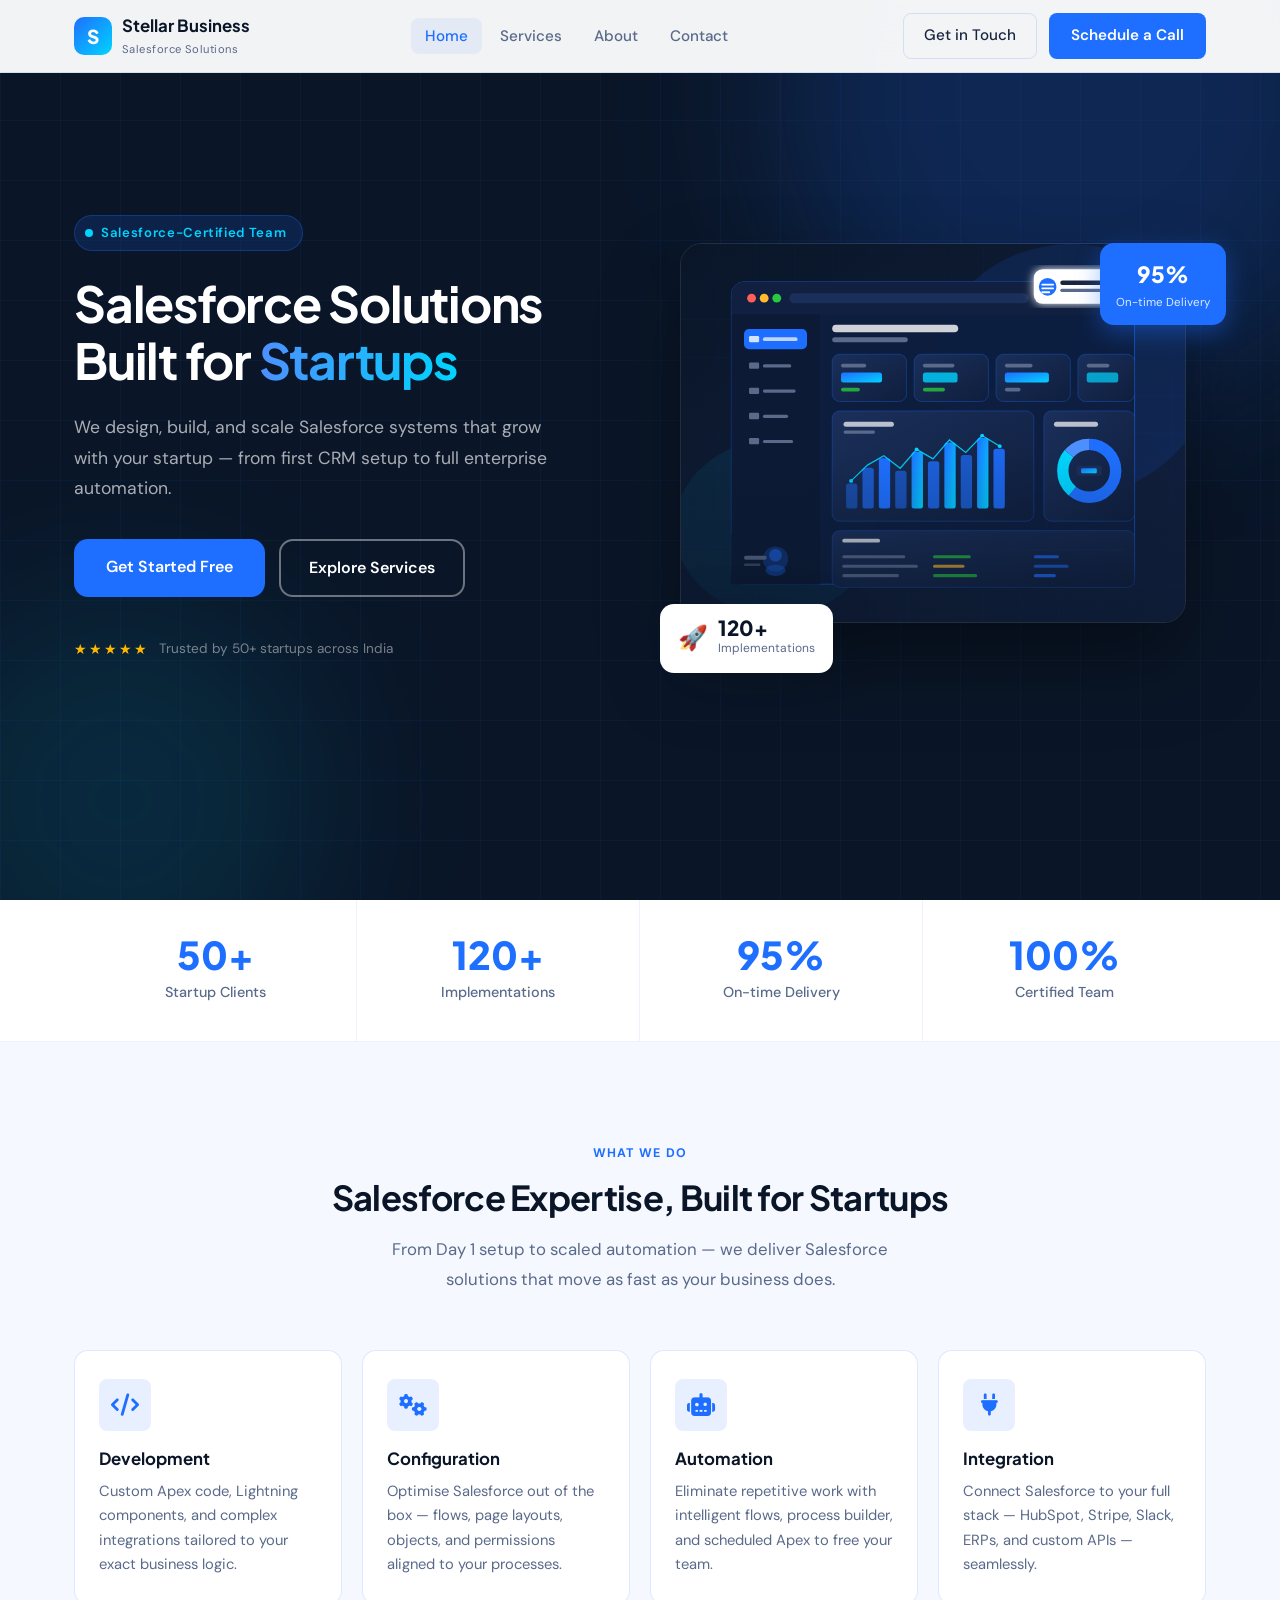
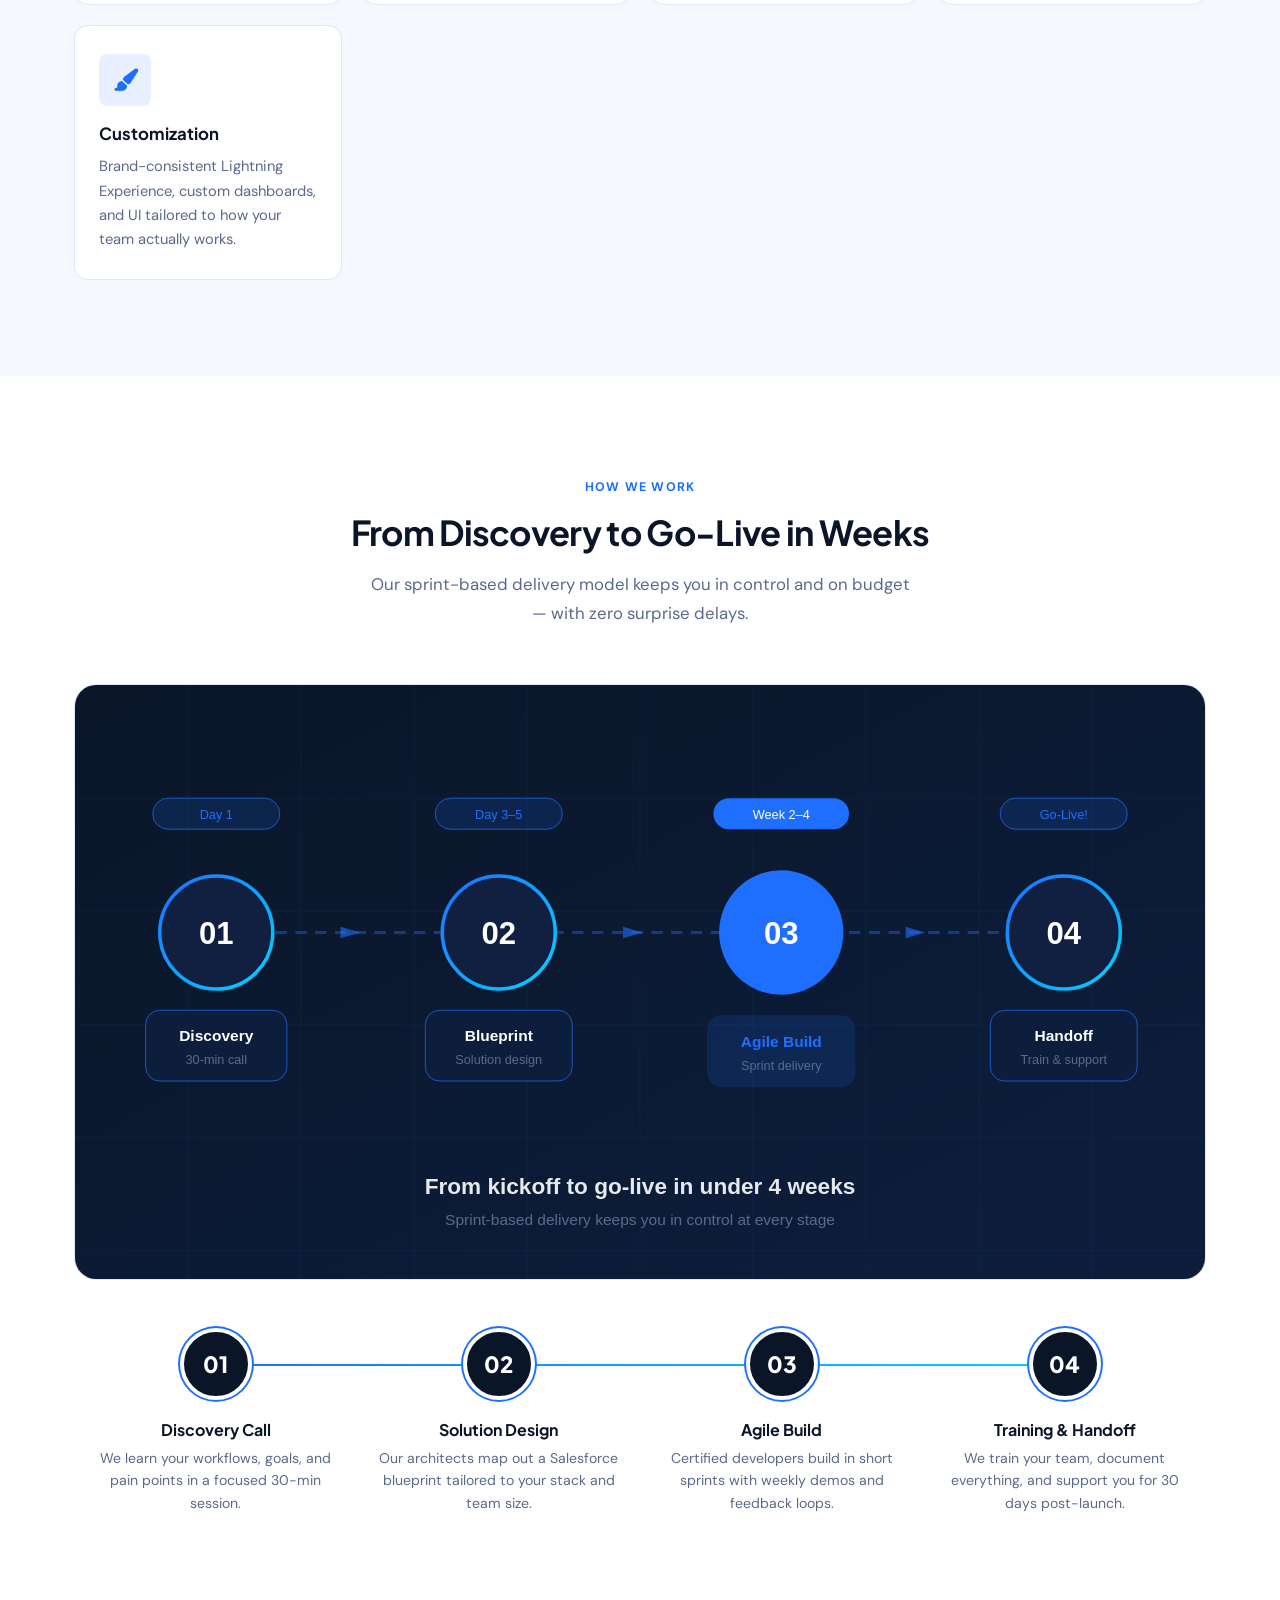
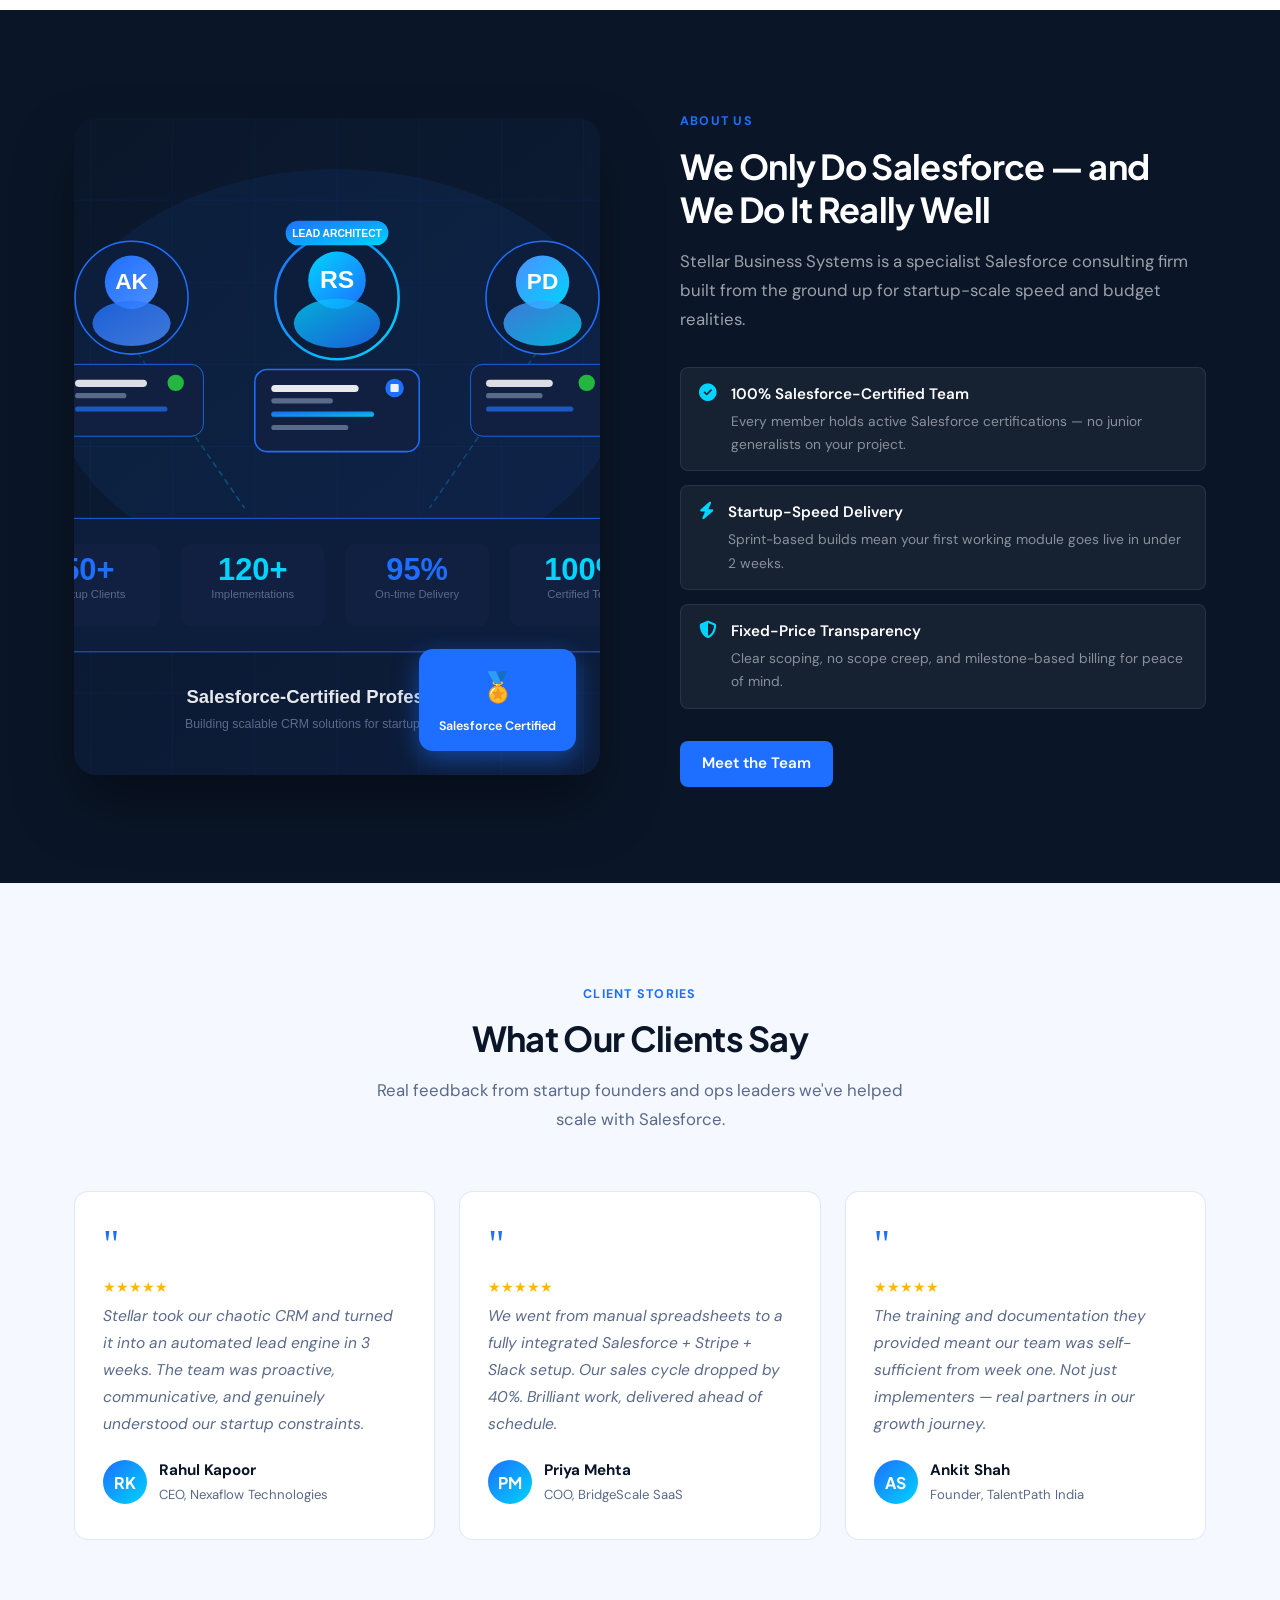
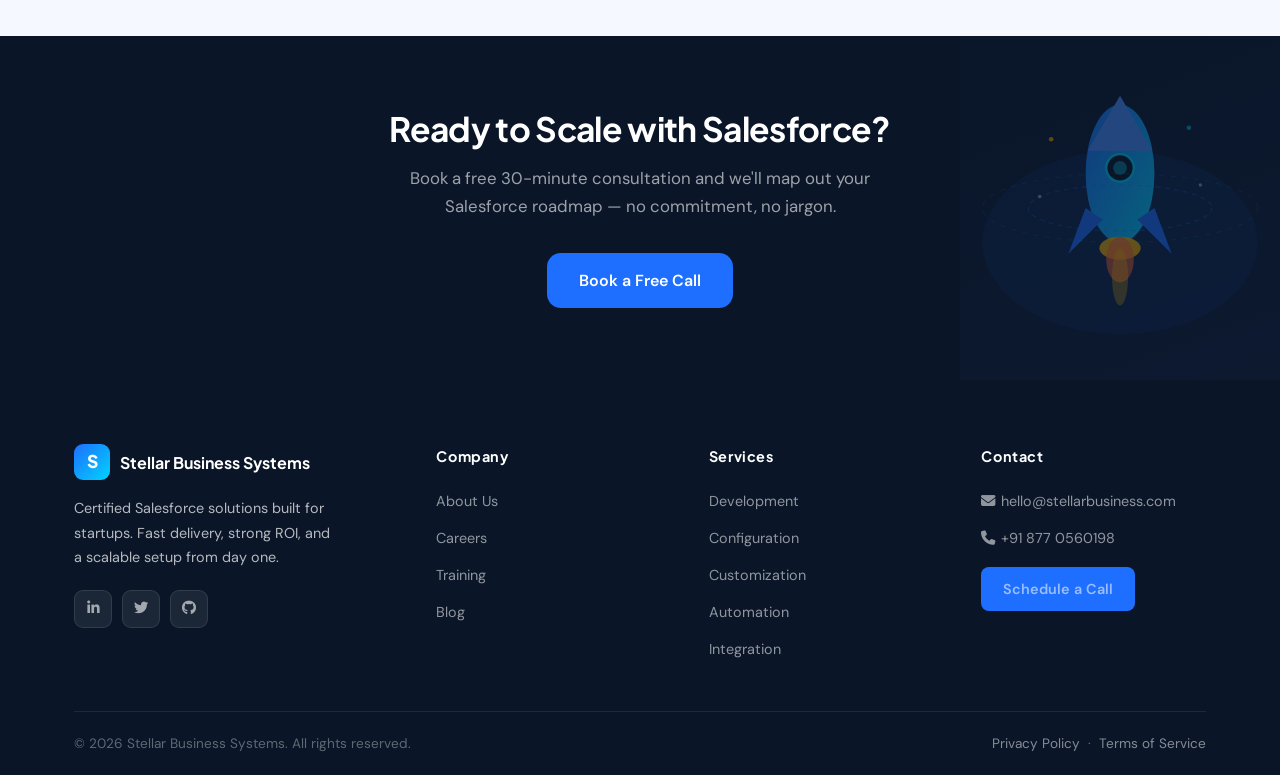
<file: index.html>
<!DOCTYPE html>
<html lang="en">
<head>
  <meta charset="UTF-8">
  <meta name="viewport" content="width=device-width, initial-scale=1.0">
  <meta name="description" content="Stellar Business Systems — Certified Salesforce consulting for startups. Development, configuration, automation and integration. Fast delivery, strong ROI.">
  <meta property="og:title" content="Stellar Business Systems — Salesforce for Startups">
  <meta property="og:description" content="Certified Salesforce consulting for startups. Fast delivery, strong ROI, scalable setup from day one.">
  <meta property="og:type" content="website">
  <meta name="twitter:card" content="summary_large_image">
  <title>Stellar Business Systems — Salesforce Solutions for Startups</title>
  <link rel="preconnect" href="https://fonts.googleapis.com">
  <link rel="preconnect" href="https://fonts.gstatic.com" crossorigin>
  <link rel="stylesheet" href="https://fonts.googleapis.com/css2?family=Plus+Jakarta+Sans:wght@400;500;600;700;800&family=DM+Sans:ital,wght@0,300;0,400;0,500;0,600;1,400&display=swap">
  <link rel="stylesheet" href="css/style.css">
  <link rel="stylesheet" href="https://cdnjs.cloudflare.com/ajax/libs/font-awesome/6.4.0/css/all.min.css">
  <link rel="icon" href="data:image/svg+xml,<svg xmlns='http://www.w3.org/2000/svg' viewBox='0 0 100 100'><rect width='100' height='100' rx='20' fill='%231E6FFF'/><text y='0.9em' font-size='60' x='18' fill='white' font-weight='bold'>S</text></svg>">
</head>
<body>
  <script src="js/navigation.js"></script>

  <!-- ====== HERO ====== -->
  <section class="hero" id="home">
    <div class="hero-bg-grid"></div>
    <div class="hero-orb1"></div>
    <div class="hero-orb2"></div>
    <div class="hero-container">
      <div class="hero-content">
        <div class="hero-eyebrow">
          <div class="dot"></div>
          <span>Salesforce-Certified Team</span>
        </div>
        <h1 class="hero-title">
          Salesforce Solutions<br>
          Built for <span class="highlight">Startups</span>
        </h1>
        <p class="hero-desc">
          We design, build, and scale Salesforce systems that grow with your startup — from first CRM setup to full enterprise automation.
        </p>
        <div class="hero-buttons">
          <a href="contact.html" class="btn-primary btn-large">Get Started Free</a>
          <a href="services.html" class="btn-outline">Explore Services</a>
        </div>
        <div class="hero-trust">
          <span class="stars">★★★★★</span>
          <span>Trusted by 50+ startups across India</span>
        </div>
      </div>
      <div class="hero-visual">
        <div class="hero-img-wrap">
          <img src="images/hero-illustration.svg" alt="Salesforce CRM dashboard illustration" loading="eager">
        </div>
        <div class="hero-badge">
          <span class="badge-icon">🚀</span>
          <div>
            <div class="badge-num">120+</div>
            <div class="badge-label">Implementations</div>
          </div>
        </div>
        <div class="hero-badge2">
          <div class="b2-num">95%</div>
          <div class="b2-label">On-time Delivery</div>
        </div>
      </div>
    </div>
  </section>

  <!-- ====== METRICS ====== -->
  <section style="padding:0; background:var(--white); border-bottom:1px solid #EEF2FF;">
    <div class="metrics-inner">
      <div class="metric-item">
        <div class="metric-num" data-count="50" data-suffix="+">50+</div>
        <div class="metric-label">Startup Clients</div>
      </div>
      <div class="metric-item">
        <div class="metric-num" data-count="120" data-suffix="+">120+</div>
        <div class="metric-label">Implementations</div>
      </div>
      <div class="metric-item">
        <div class="metric-num" data-count="95" data-suffix="%">95%</div>
        <div class="metric-label">On-time Delivery</div>
      </div>
      <div class="metric-item">
        <div class="metric-num">100%</div>
        <div class="metric-label">Certified Team</div>
      </div>
    </div>
  </section>

  <!-- ====== SERVICES OVERVIEW ====== -->
  <section class="services-section">
    <div class="container">
      <div class="section-header centered">
        <span class="section-label">What We Do</span>
        <h2 class="section-title">Salesforce Expertise, Built for Startups</h2>
        <p class="section-sub">From Day 1 setup to scaled automation — we deliver Salesforce solutions that move as fast as your business does.</p>
      </div>
      <div class="services-grid">
        <div class="service-card">
          <div class="service-icon-wrap"><i class="fas fa-code"></i></div>
          <h4>Development</h4>
          <p>Custom Apex code, Lightning components, and complex integrations tailored to your exact business logic.</p>
        </div>
        <div class="service-card">
          <div class="service-icon-wrap"><i class="fas fa-cogs"></i></div>
          <h4>Configuration</h4>
          <p>Optimise Salesforce out of the box — flows, page layouts, objects, and permissions aligned to your processes.</p>
        </div>
        <div class="service-card">
          <div class="service-icon-wrap"><i class="fas fa-robot"></i></div>
          <h4>Automation</h4>
          <p>Eliminate repetitive work with intelligent flows, process builder, and scheduled Apex to free your team.</p>
        </div>
        <div class="service-card">
          <div class="service-icon-wrap"><i class="fas fa-plug"></i></div>
          <h4>Integration</h4>
          <p>Connect Salesforce to your full stack — HubSpot, Stripe, Slack, ERPs, and custom APIs — seamlessly.</p>
        </div>
        <div class="service-card">
          <div class="service-icon-wrap"><i class="fas fa-paint-brush"></i></div>
          <h4>Customization</h4>
          <p>Brand-consistent Lightning Experience, custom dashboards, and UI tailored to how your team actually works.</p>
        </div>
      </div>
    </div>
  </section>

  <!-- ====== PROCESS ====== -->
  <section class="process-section">
    <div class="container">
      <div class="section-header centered">
        <span class="section-label">How We Work</span>
        <h2 class="section-title">From Discovery to Go-Live in Weeks</h2>
        <p class="section-sub">Our sprint-based delivery model keeps you in control and on budget — with zero surprise delays.</p>
      </div>
      <!-- Process illustration -->
      <div style="border-radius:var(--radius-lg);overflow:hidden;margin-bottom:3rem;border:1px solid var(--border);">
        <img src="images/process-illustration.svg" alt="4-step delivery process" style="width:100%;display:block;" loading="lazy">
      </div>
      <div class="process-grid">
        <div class="process-step">
          <div class="step-num">01</div>
          <h4>Discovery Call</h4>
          <p>We learn your workflows, goals, and pain points in a focused 30-min session.</p>
        </div>
        <div class="process-step">
          <div class="step-num">02</div>
          <h4>Solution Design</h4>
          <p>Our architects map out a Salesforce blueprint tailored to your stack and team size.</p>
        </div>
        <div class="process-step">
          <div class="step-num">03</div>
          <h4>Agile Build</h4>
          <p>Certified developers build in short sprints with weekly demos and feedback loops.</p>
        </div>
        <div class="process-step">
          <div class="step-num">04</div>
          <h4>Training &amp; Handoff</h4>
          <p>We train your team, document everything, and support you for 30 days post-launch.</p>
        </div>
      </div>
    </div>
  </section>

  <!-- ====== ABOUT TEASER ====== -->
  <section class="about-section">
    <div class="container">
      <div class="about-grid">
        <div class="about-img-wrap">
          <img src="images/about-team.svg" alt="Our certified Salesforce team" loading="lazy">
          <div class="about-cert-badge">
            <div class="cert-icon">🏅</div>
            <div class="cert-text">Salesforce Certified</div>
          </div>
        </div>
        <div class="about-text">
          <span class="section-label">About Us</span>
          <h2 class="section-title">We Only Do Salesforce — and We Do It Really Well</h2>
          <p class="section-sub">Stellar Business Systems is a specialist Salesforce consulting firm built from the ground up for startup-scale speed and budget realities.</p>
          <div class="about-points">
            <div class="about-point">
              <i class="fas fa-check-circle ap-icon"></i>
              <div>
                <div class="ap-title">100% Salesforce-Certified Team</div>
                <div class="ap-desc">Every member holds active Salesforce certifications — no junior generalists on your project.</div>
              </div>
            </div>
            <div class="about-point">
              <i class="fas fa-bolt ap-icon"></i>
              <div>
                <div class="ap-title">Startup-Speed Delivery</div>
                <div class="ap-desc">Sprint-based builds mean your first working module goes live in under 2 weeks.</div>
              </div>
            </div>
            <div class="about-point">
              <i class="fas fa-shield-alt ap-icon"></i>
              <div>
                <div class="ap-title">Fixed-Price Transparency</div>
                <div class="ap-desc">Clear scoping, no scope creep, and milestone-based billing for peace of mind.</div>
              </div>
            </div>
          </div>
          <a href="about.html" class="btn-primary">Meet the Team</a>
        </div>
      </div>
    </div>
  </section>

  <!-- ====== TESTIMONIALS ====== -->
  <section class="testimonials-section">
    <div class="container">
      <div class="section-header centered">
        <span class="section-label">Client Stories</span>
        <h2 class="section-title">What Our Clients Say</h2>
        <p class="section-sub">Real feedback from startup founders and ops leaders we've helped scale with Salesforce.</p>
      </div>
      <div class="testimonials-grid">
        <div class="testimonial-card">
          <div class="t-quote">"</div>
          <div class="t-stars">★★★★★</div>
          <p class="t-text">Stellar took our chaotic CRM and turned it into an automated lead engine in 3 weeks. The team was proactive, communicative, and genuinely understood our startup constraints.</p>
          <div class="t-author">
            <div class="t-avatar">RK</div>
            <div>
              <div class="t-name">Rahul Kapoor</div>
              <div class="t-role">CEO, Nexaflow Technologies</div>
            </div>
          </div>
        </div>
        <div class="testimonial-card">
          <div class="t-quote">"</div>
          <div class="t-stars">★★★★★</div>
          <p class="t-text">We went from manual spreadsheets to a fully integrated Salesforce + Stripe + Slack setup. Our sales cycle dropped by 40%. Brilliant work, delivered ahead of schedule.</p>
          <div class="t-author">
            <div class="t-avatar">PM</div>
            <div>
              <div class="t-name">Priya Mehta</div>
              <div class="t-role">COO, BridgeScale SaaS</div>
            </div>
          </div>
        </div>
        <div class="testimonial-card">
          <div class="t-quote">"</div>
          <div class="t-stars">★★★★★</div>
          <p class="t-text">The training and documentation they provided meant our team was self-sufficient from week one. Not just implementers — real partners in our growth journey.</p>
          <div class="t-author">
            <div class="t-avatar">AS</div>
            <div>
              <div class="t-name">Ankit Shah</div>
              <div class="t-role">Founder, TalentPath India</div>
            </div>
          </div>
        </div>
      </div>
    </div>
  </section>

  <!-- ====== CTA BAND ====== -->
  <section style="background:var(--navy);padding:72px 0;position:relative;overflow:hidden;">
    <div style="position:absolute;right:0;top:0;bottom:0;width:320px;opacity:0.4;pointer-events:none;">
      <img src="images/cta-illustration.svg" alt="" style="width:100%;height:100%;object-fit:cover;">
    </div>
    <div class="container" style="text-align:center;position:relative;z-index:2;">
      <h2 style="font-family:'Plus Jakarta Sans',sans-serif;font-size:clamp(1.5rem,3vw,2.1rem);font-weight:700;color:white;margin-bottom:1rem;letter-spacing:-0.02em;">Ready to Scale with Salesforce?</h2>
      <p style="font-size:1.05rem;color:rgba(255,255,255,0.6);margin-bottom:2rem;max-width:480px;margin-left:auto;margin-right:auto;">Book a free 30-minute consultation and we'll map out your Salesforce roadmap — no commitment, no jargon.</p>
      <a href="contact.html" class="btn-primary btn-large">Book a Free Call</a>
    </div>
  </section>

  <div class="toast" id="toast">
    <i class="fas fa-check-circle"></i>
    <span id="toastMessage">Message sent successfully!</span>
  </div>

  <script src="js/footer.js"></script>
  <script src="js/script.js"></script>
</body>
</html>
</file>
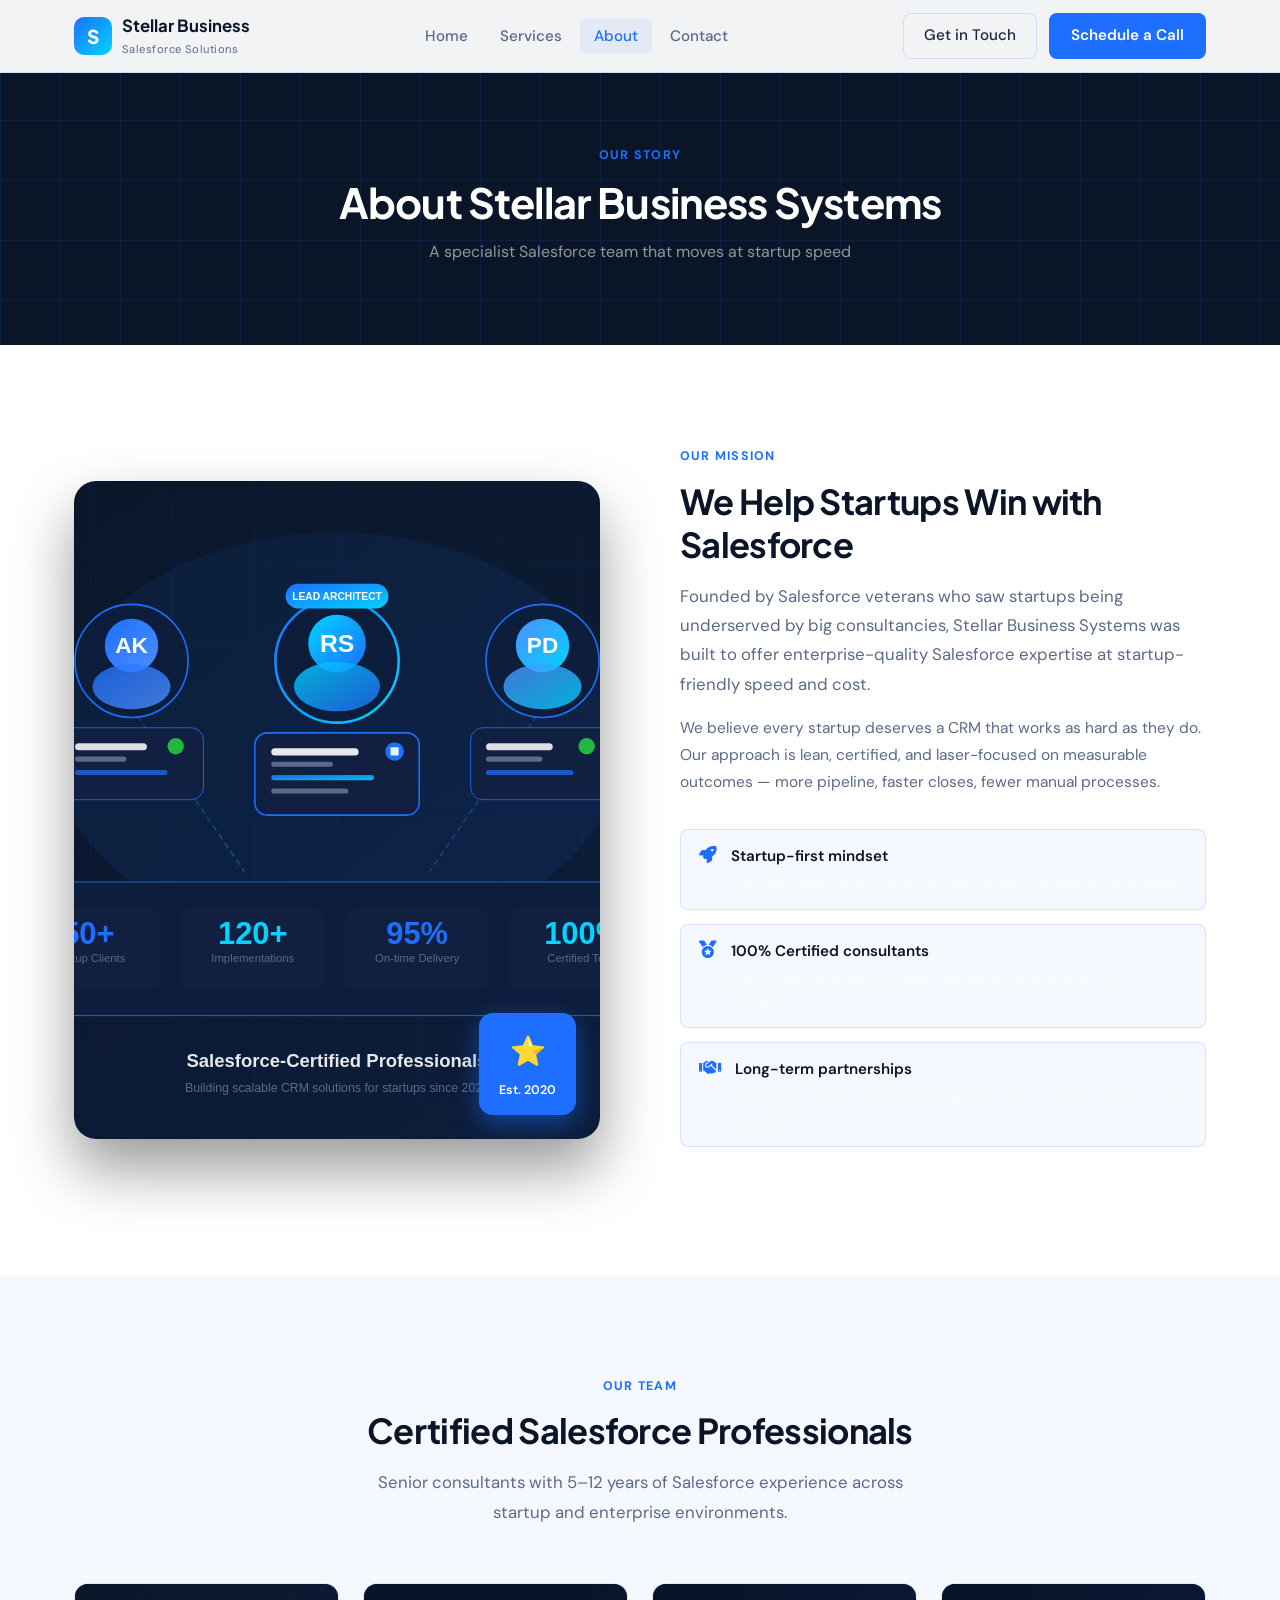
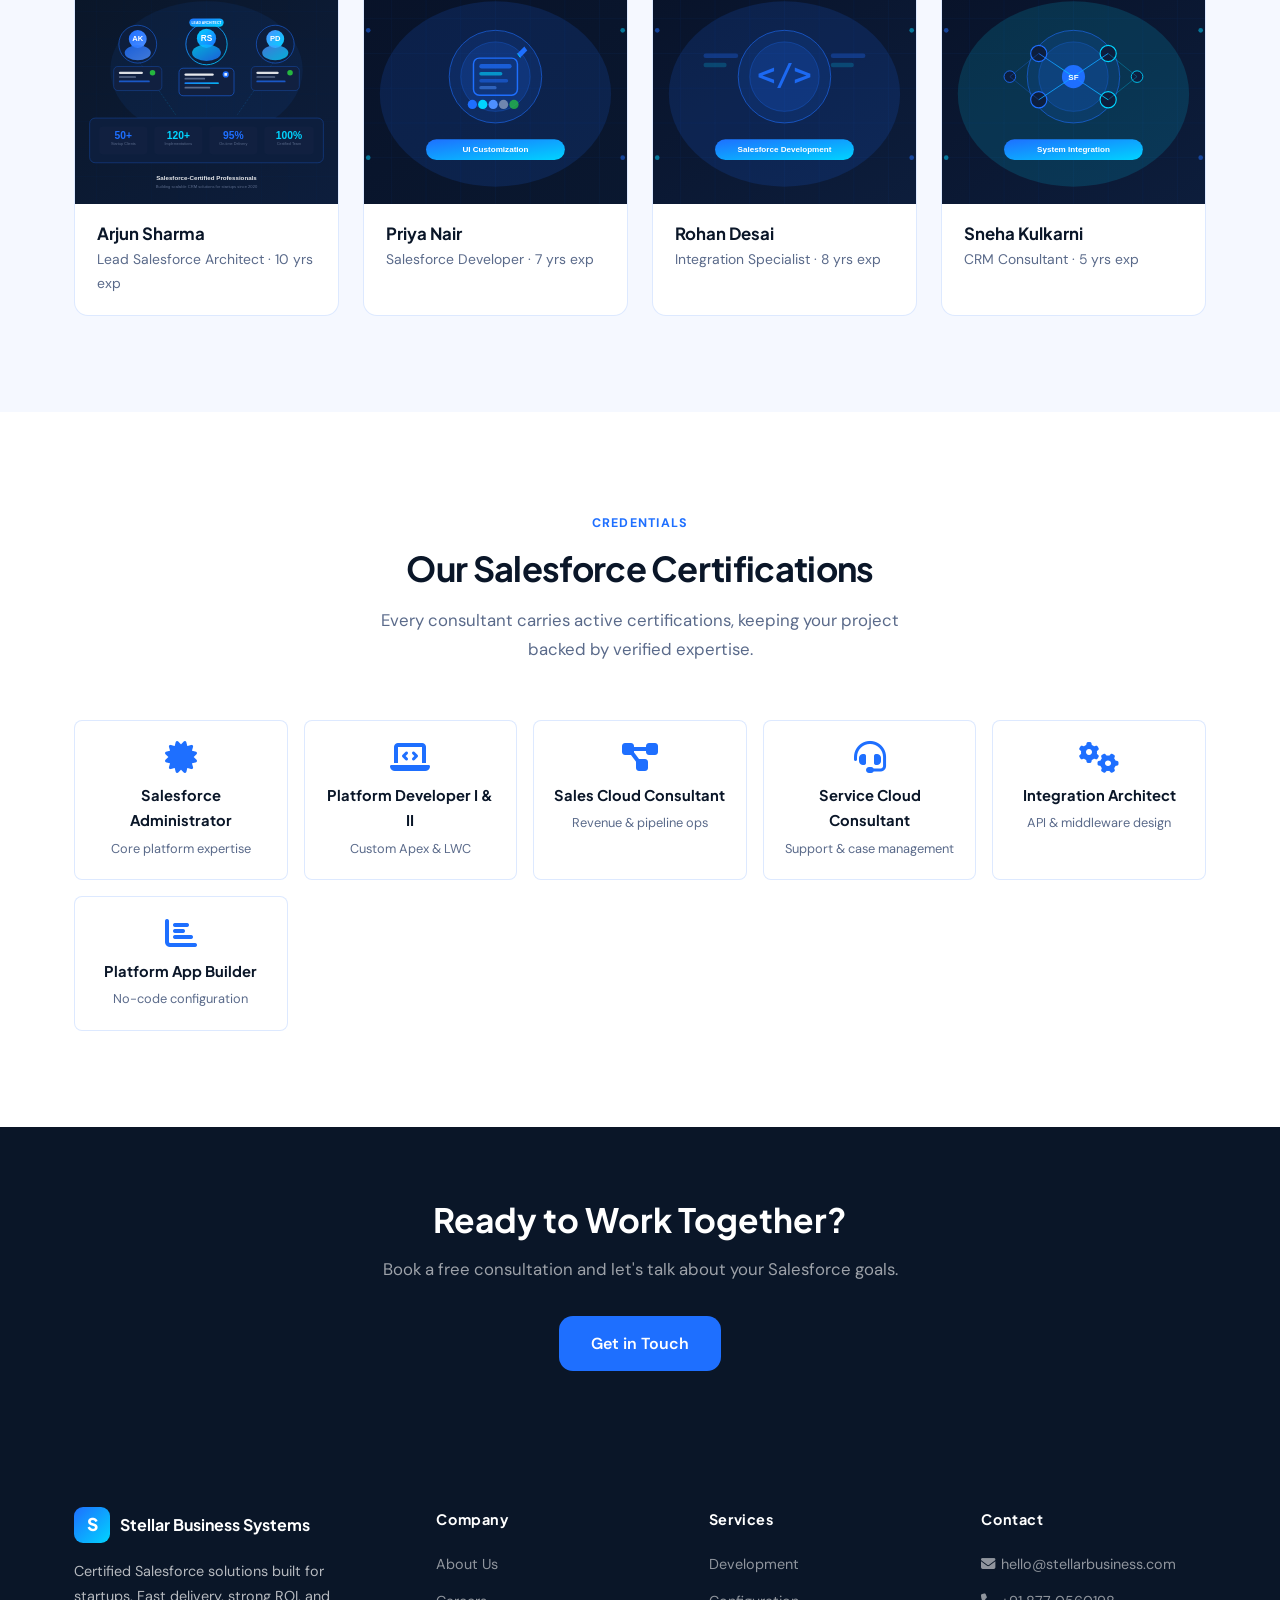
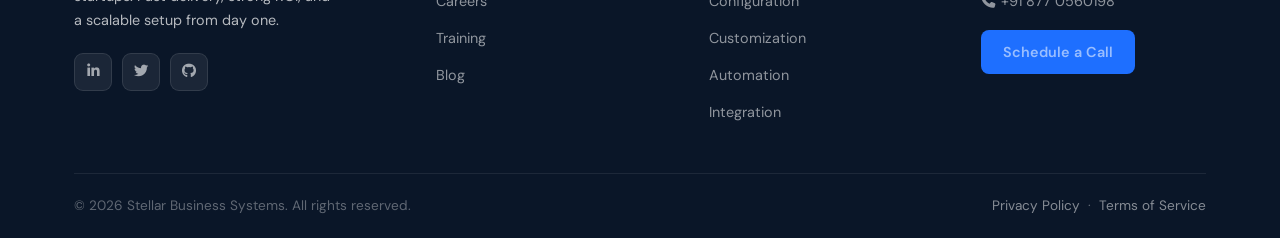
<file: about.html>
<!DOCTYPE html>
<html lang="en">
<head>
  <meta charset="UTF-8">
  <meta name="viewport" content="width=device-width, initial-scale=1.0">
  <meta name="description" content="About Stellar Business Systems — Salesforce-certified consultants helping startups scale efficiently.">
  <title>About Us — Stellar Business Systems</title>
  <link rel="stylesheet" href="https://fonts.googleapis.com/css2?family=Plus+Jakarta+Sans:wght@400;500;600;700;800&family=DM+Sans:ital,wght@0,300;0,400;0,500;0,600;1,400&display=swap">
  <link rel="stylesheet" href="css/style.css">
  <link rel="stylesheet" href="https://cdnjs.cloudflare.com/ajax/libs/font-awesome/6.4.0/css/all.min.css">
  <link rel="icon" href="data:image/svg+xml,<svg xmlns='http://www.w3.org/2000/svg' viewBox='0 0 100 100'><rect width='100' height='100' rx='20' fill='%231E6FFF'/><text y='0.9em' font-size='60' x='18' fill='white' font-weight='bold'>S</text></svg>">
</head>
<body>
  <script src="js/navigation.js"></script>

  <!-- Page Hero -->
  <section class="page-hero">
    <div class="hero-bg-grid"></div>
    <span class="section-label" style="position:relative;">Our Story</span>
    <h1>About Stellar Business Systems</h1>
    <p>A specialist Salesforce team that moves at startup speed</p>
  </section>

  <!-- Mission -->
  <section style="background:var(--white);">
    <div class="container">
      <div class="about-grid">
        <div class="about-img-wrap">
          <img src="images/about-team.svg" alt="Team collaboration" loading="lazy">
          <div class="about-cert-badge">
            <div class="cert-icon">⭐</div>
            <div class="cert-text">Est. 2020</div>
          </div>
        </div>
        <div>
          <span class="section-label">Our Mission</span>
          <h2 class="section-title" style="color:var(--navy);">We Help Startups Win with Salesforce</h2>
          <p class="section-sub" style="color:var(--text-muted);">
            Founded by Salesforce veterans who saw startups being underserved by big consultancies, Stellar Business Systems was built to offer enterprise-quality Salesforce expertise at startup-friendly speed and cost.
          </p>
          <p style="font-size:0.97rem;color:var(--text-muted);margin-top:1rem;line-height:1.75;">
            We believe every startup deserves a CRM that works as hard as they do. Our approach is lean, certified, and laser-focused on measurable outcomes — more pipeline, faster closes, fewer manual processes.
          </p>
          <div class="about-points" style="margin-top:2rem;">
            <div class="about-point" style="background:var(--off-white);border-color:var(--border);">
              <i class="fas fa-rocket ap-icon" style="color:var(--blue);"></i>
              <div>
                <div class="ap-title" style="color:var(--navy);">Startup-first mindset</div>
                <div class="ap-desc">We know what it means to move fast, iterate, and stay within budget.</div>
              </div>
            </div>
            <div class="about-point" style="background:var(--off-white);border-color:var(--border);">
              <i class="fas fa-medal ap-icon" style="color:var(--blue);"></i>
              <div>
                <div class="ap-title" style="color:var(--navy);">100% Certified consultants</div>
                <div class="ap-desc">Every consultant holds current Salesforce certifications — no exceptions.</div>
              </div>
            </div>
            <div class="about-point" style="background:var(--off-white);border-color:var(--border);">
              <i class="fas fa-handshake ap-icon" style="color:var(--blue);"></i>
              <div>
                <div class="ap-title" style="color:var(--navy);">Long-term partnerships</div>
                <div class="ap-desc">Most clients retain us beyond project delivery — we become part of their team.</div>
              </div>
            </div>
          </div>
        </div>
      </div>
    </div>
  </section>

  <!-- Team -->
  <section style="background:var(--off-white);">
    <div class="container">
      <div class="section-header centered">
        <span class="section-label">Our Team</span>
        <h2 class="section-title">Certified Salesforce Professionals</h2>
        <p class="section-sub">Senior consultants with 5–12 years of Salesforce experience across startup and enterprise environments.</p>
      </div>
      <div class="team-grid">
        <div class="team-card">
          <div class="team-card-img">
            <img src="images/about-team.svg" alt="Team member" loading="lazy">
          </div>
          <div class="team-card-body">
            <h4>Arjun Sharma</h4>
            <p>Lead Salesforce Architect · 10 yrs exp</p>
          </div>
        </div>
        <div class="team-card">
          <div class="team-card-img">
            <img src="images/service-05.svg" alt="Team member" loading="lazy">
          </div>
          <div class="team-card-body">
            <h4>Priya Nair</h4>
            <p>Salesforce Developer · 7 yrs exp</p>
          </div>
        </div>
        <div class="team-card">
          <div class="team-card-img">
            <img src="images/service-01.svg" alt="Team member" loading="lazy">
          </div>
          <div class="team-card-body">
            <h4>Rohan Desai</h4>
            <p>Integration Specialist · 8 yrs exp</p>
          </div>
        </div>
        <div class="team-card">
          <div class="team-card-img">
            <img src="images/service-04.svg" alt="Team member" loading="lazy">
          </div>
          <div class="team-card-body">
            <h4>Sneha Kulkarni</h4>
            <p>CRM Consultant · 5 yrs exp</p>
          </div>
        </div>
      </div>
    </div>
  </section>

  <!-- Certifications -->
  <section style="background:var(--white);">
    <div class="container">
      <div class="section-header centered">
        <span class="section-label">Credentials</span>
        <h2 class="section-title">Our Salesforce Certifications</h2>
        <p class="section-sub">Every consultant carries active certifications, keeping your project backed by verified expertise.</p>
      </div>
      <div class="cert-grid">
        <div class="cert-item">
          <i class="fas fa-certificate"></i>
          <h5>Salesforce Administrator</h5>
          <p>Core platform expertise</p>
        </div>
        <div class="cert-item">
          <i class="fas fa-laptop-code"></i>
          <h5>Platform Developer I & II</h5>
          <p>Custom Apex & LWC</p>
        </div>
        <div class="cert-item">
          <i class="fas fa-project-diagram"></i>
          <h5>Sales Cloud Consultant</h5>
          <p>Revenue & pipeline ops</p>
        </div>
        <div class="cert-item">
          <i class="fas fa-headset"></i>
          <h5>Service Cloud Consultant</h5>
          <p>Support & case management</p>
        </div>
        <div class="cert-item">
          <i class="fas fa-cogs"></i>
          <h5>Integration Architect</h5>
          <p>API & middleware design</p>
        </div>
        <div class="cert-item">
          <i class="fas fa-chart-bar"></i>
          <h5>Platform App Builder</h5>
          <p>No-code configuration</p>
        </div>
      </div>
    </div>
  </section>

  <!-- CTA -->
  <section style="background:var(--navy);padding:72px 0;">
    <div class="container" style="text-align:center;">
      <h2 style="font-family:'Plus Jakarta Sans',sans-serif;font-size:clamp(1.5rem,3vw,2.1rem);font-weight:700;color:white;margin-bottom:1rem;">Ready to Work Together?</h2>
      <p style="font-size:1.05rem;color:rgba(255,255,255,0.6);margin-bottom:2rem;">Book a free consultation and let's talk about your Salesforce goals.</p>
      <a href="contact.html" class="btn-primary btn-large">Get in Touch</a>
    </div>
  </section>

  <script src="js/footer.js"></script>
  <script src="js/script.js"></script>
</body>
</html>
</file>
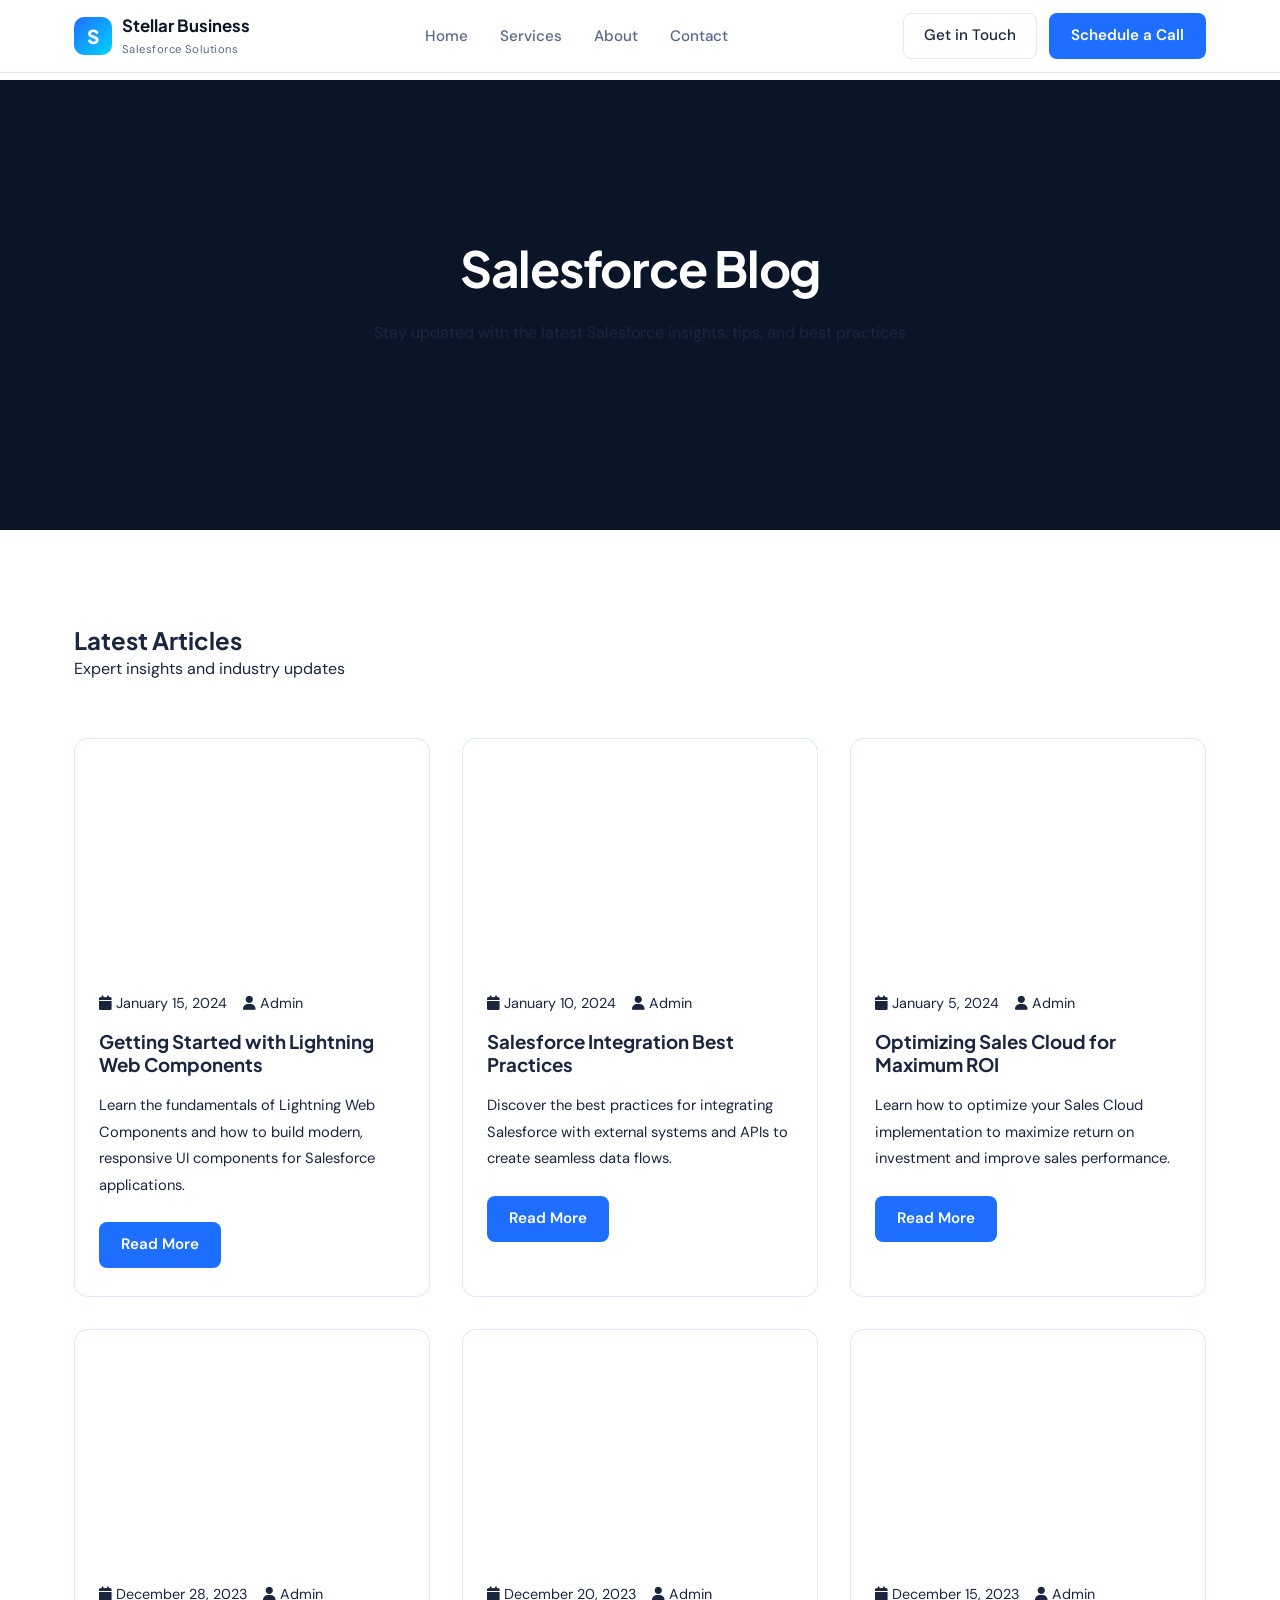
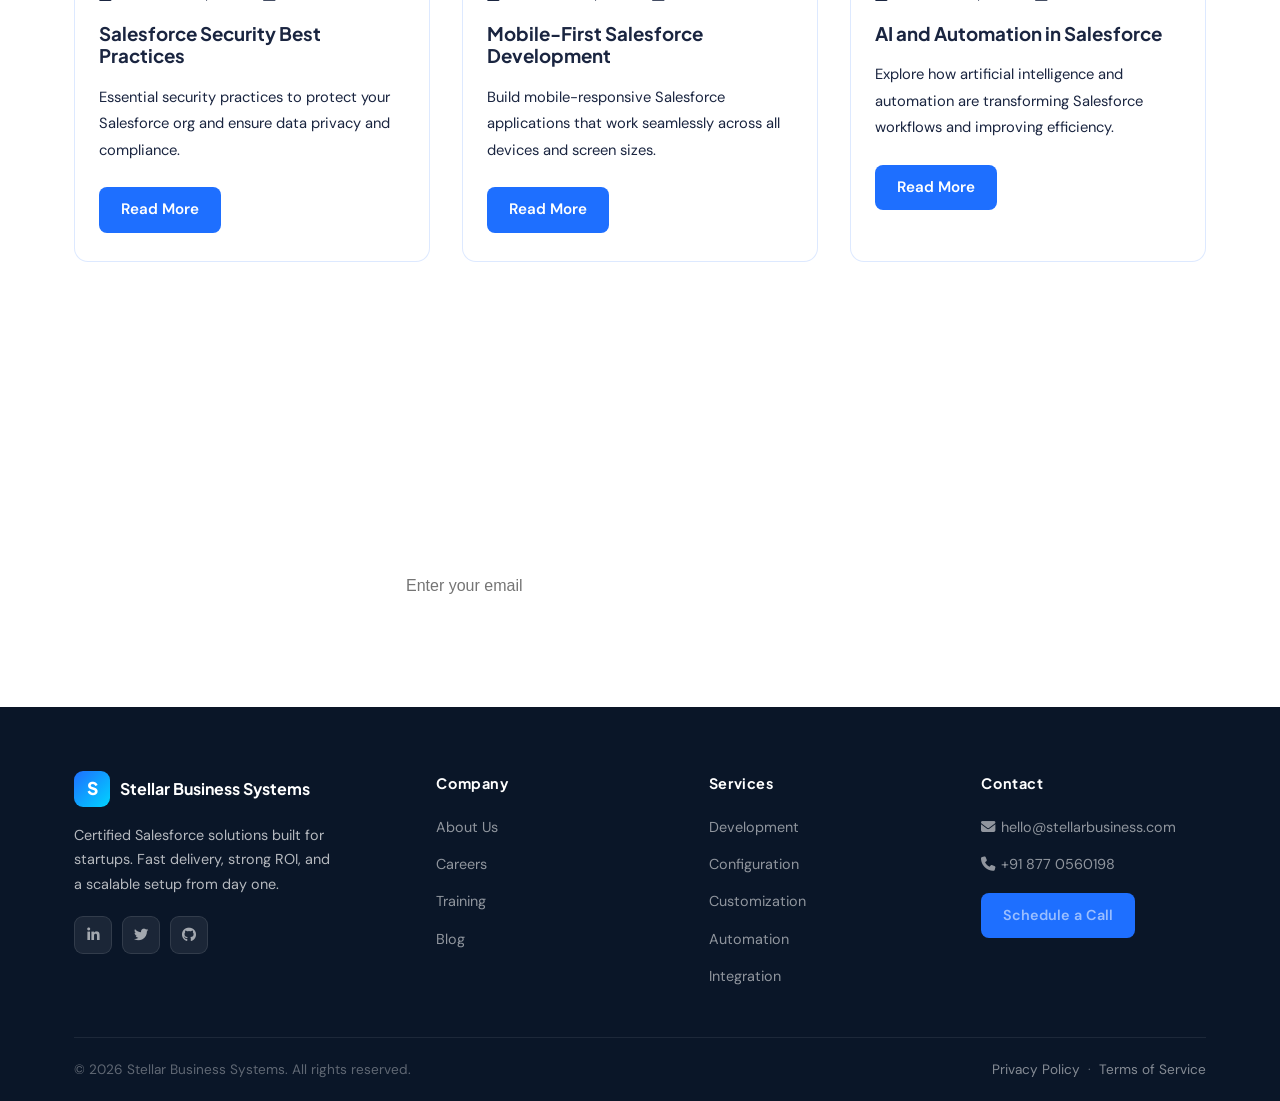
<file: blog.html>
<!DOCTYPE html>
<html lang="en">
<head>
    <meta charset="UTF-8">
    <meta name="viewport" content="width=device-width, initial-scale=1.0">
    <meta name="description" content="Salesforce Blog - Latest insights and updates from AnavCloud">
    <title>Blog - AnavCloud</title>
    <link rel="stylesheet" href="css/style.css">
    <link rel="stylesheet" href="https://cdnjs.cloudflare.com/ajax/libs/font-awesome/6.4.0/css/all.min.css">
</head>
<body>
    <script src="js/navigation.js"></script>
    
    <!-- Blog Hero Section -->
    <section class="hero" style="min-height: 50vh; margin-top: 80px;">
        <div class="hero-container">
            <div class="hero-content" style="text-align: center; grid-column: 1 / -1;">
                <h1 class="hero-title">Salesforce Blog</h1>
                <p class="hero-description">
                    Stay updated with the latest Salesforce insights, tips, and best practices
                </p>
            </div>
        </div>
    </section>

    <!-- Blog Posts Section -->
    <section class="services" style="padding: 6rem 0;">
        <div class="container">
            <div class="section-header">
                <h2>Latest Articles</h2>
                <p>Expert insights and industry updates</p>
            </div>
            
            <div style="display: grid; grid-template-columns: repeat(auto-fit, minmax(350px, 1fr)); gap: 2rem; margin-top: 3rem;">
                <!-- Blog Post 1 -->
                <article class="service-card" style="cursor: pointer; transition: transform 0.3s;">
                    <div style="width: 100%; height: 200px; background: linear-gradient(135deg, var(--primary-color), var(--accent-color)); border-radius: 10px; margin-bottom: 1.5rem; display: flex; align-items: center; justify-content: center;">
                        <i class="fas fa-bolt" style="font-size: 4rem; color: white;"></i>
                    </div>
                    <div style="display: flex; gap: 1rem; margin-bottom: 1rem; font-size: 0.9rem; color: var(--text-light);">
                        <span><i class="fas fa-calendar"></i> January 15, 2024</span>
                        <span><i class="fas fa-user"></i> Admin</span>
                    </div>
                    <h3 style="margin-bottom: 1rem; color: var(--primary-color);">Getting Started with Lightning Web Components</h3>
                    <p style="color: var(--text-light); line-height: 1.8; margin-bottom: 1.5rem;">
                        Learn the fundamentals of Lightning Web Components and how to build modern, responsive UI components for Salesforce applications.
                    </p>
                    <a href="#" class="btn-primary" style="display: inline-block;">Read More</a>
                </article>

                <!-- Blog Post 2 -->
                <article class="service-card" style="cursor: pointer; transition: transform 0.3s;">
                    <div style="width: 100%; height: 200px; background: linear-gradient(135deg, var(--primary-color), var(--accent-color)); border-radius: 10px; margin-bottom: 1.5rem; display: flex; align-items: center; justify-content: center;">
                        <i class="fas fa-cloud" style="font-size: 4rem; color: white;"></i>
                    </div>
                    <div style="display: flex; gap: 1rem; margin-bottom: 1rem; font-size: 0.9rem; color: var(--text-light);">
                        <span><i class="fas fa-calendar"></i> January 10, 2024</span>
                        <span><i class="fas fa-user"></i> Admin</span>
                    </div>
                    <h3 style="margin-bottom: 1rem; color: var(--primary-color);">Salesforce Integration Best Practices</h3>
                    <p style="color: var(--text-light); line-height: 1.8; margin-bottom: 1.5rem;">
                        Discover the best practices for integrating Salesforce with external systems and APIs to create seamless data flows.
                    </p>
                    <a href="#" class="btn-primary" style="display: inline-block;">Read More</a>
                </article>

                <!-- Blog Post 3 -->
                <article class="service-card" style="cursor: pointer; transition: transform 0.3s;">
                    <div style="width: 100%; height: 200px; background: linear-gradient(135deg, var(--primary-color), var(--accent-color)); border-radius: 10px; margin-bottom: 1.5rem; display: flex; align-items: center; justify-content: center;">
                        <i class="fas fa-chart-line" style="font-size: 4rem; color: white;"></i>
                    </div>
                    <div style="display: flex; gap: 1rem; margin-bottom: 1rem; font-size: 0.9rem; color: var(--text-light);">
                        <span><i class="fas fa-calendar"></i> January 5, 2024</span>
                        <span><i class="fas fa-user"></i> Admin</span>
                    </div>
                    <h3 style="margin-bottom: 1rem; color: var(--primary-color);">Optimizing Sales Cloud for Maximum ROI</h3>
                    <p style="color: var(--text-light); line-height: 1.8; margin-bottom: 1.5rem;">
                        Learn how to optimize your Sales Cloud implementation to maximize return on investment and improve sales performance.
                    </p>
                    <a href="#" class="btn-primary" style="display: inline-block;">Read More</a>
                </article>

                <!-- Blog Post 4 -->
                <article class="service-card" style="cursor: pointer; transition: transform 0.3s;">
                    <div style="width: 100%; height: 200px; background: linear-gradient(135deg, var(--primary-color), var(--accent-color)); border-radius: 10px; margin-bottom: 1.5rem; display: flex; align-items: center; justify-content: center;">
                        <i class="fas fa-shield-alt" style="font-size: 4rem; color: white;"></i>
                    </div>
                    <div style="display: flex; gap: 1rem; margin-bottom: 1rem; font-size: 0.9rem; color: var(--text-light);">
                        <span><i class="fas fa-calendar"></i> December 28, 2023</span>
                        <span><i class="fas fa-user"></i> Admin</span>
                    </div>
                    <h3 style="margin-bottom: 1rem; color: var(--primary-color);">Salesforce Security Best Practices</h3>
                    <p style="color: var(--text-light); line-height: 1.8; margin-bottom: 1.5rem;">
                        Essential security practices to protect your Salesforce org and ensure data privacy and compliance.
                    </p>
                    <a href="#" class="btn-primary" style="display: inline-block;">Read More</a>
                </article>

                <!-- Blog Post 5 -->
                <article class="service-card" style="cursor: pointer; transition: transform 0.3s;">
                    <div style="width: 100%; height: 200px; background: linear-gradient(135deg, var(--primary-color), var(--accent-color)); border-radius: 10px; margin-bottom: 1.5rem; display: flex; align-items: center; justify-content: center;">
                        <i class="fas fa-mobile-alt" style="font-size: 4rem; color: white;"></i>
                    </div>
                    <div style="display: flex; gap: 1rem; margin-bottom: 1rem; font-size: 0.9rem; color: var(--text-light);">
                        <span><i class="fas fa-calendar"></i> December 20, 2023</span>
                        <span><i class="fas fa-user"></i> Admin</span>
                    </div>
                    <h3 style="margin-bottom: 1rem; color: var(--primary-color);">Mobile-First Salesforce Development</h3>
                    <p style="color: var(--text-light); line-height: 1.8; margin-bottom: 1.5rem;">
                        Build mobile-responsive Salesforce applications that work seamlessly across all devices and screen sizes.
                    </p>
                    <a href="#" class="btn-primary" style="display: inline-block;">Read More</a>
                </article>

                <!-- Blog Post 6 -->
                <article class="service-card" style="cursor: pointer; transition: transform 0.3s;">
                    <div style="width: 100%; height: 200px; background: linear-gradient(135deg, var(--primary-color), var(--accent-color)); border-radius: 10px; margin-bottom: 1.5rem; display: flex; align-items: center; justify-content: center;">
                        <i class="fas fa-robot" style="font-size: 4rem; color: white;"></i>
                    </div>
                    <div style="display: flex; gap: 1rem; margin-bottom: 1rem; font-size: 0.9rem; color: var(--text-light);">
                        <span><i class="fas fa-calendar"></i> December 15, 2023</span>
                        <span><i class="fas fa-user"></i> Admin</span>
                    </div>
                    <h3 style="margin-bottom: 1rem; color: var(--primary-color);">AI and Automation in Salesforce</h3>
                    <p style="color: var(--text-light); line-height: 1.8; margin-bottom: 1.5rem;">
                        Explore how artificial intelligence and automation are transforming Salesforce workflows and improving efficiency.
                    </p>
                    <a href="#" class="btn-primary" style="display: inline-block;">Read More</a>
                </article>
            </div>
        </div>
    </section>

    <!-- Newsletter Section -->
    <section class="contact" style="padding: 6rem 0; background: linear-gradient(135deg, var(--primary-color), var(--secondary-color)); color: white;">
        <div class="container" style="text-align: center;">
            <h2 style="color: white; margin-bottom: 1rem;">Subscribe to Our Newsletter</h2>
            <p style="color: rgba(255,255,255,0.9); margin-bottom: 2rem; font-size: 1.1rem;">
                Get the latest Salesforce insights delivered to your inbox
            </p>
            <form style="max-width: 500px; margin: 0 auto; display: flex; gap: 1rem;">
                <input type="email" placeholder="Enter your email" required style="flex: 1; padding: 1rem; border: none; border-radius: 5px; font-size: 1rem;">
                <button type="submit" class="btn-primary" style="background: white; color: var(--primary-color); border: none;">Subscribe</button>
            </form>
        </div>
    </section>

    <script src="js/footer.js"></script>
    <script src="js/script.js"></script>
    <script>
        // Blog card hover effect
        document.addEventListener('DOMContentLoaded', function() {
            const blogCards = document.querySelectorAll('article.service-card');
            blogCards.forEach(card => {
                card.addEventListener('mouseenter', function() {
                    this.style.transform = 'translateY(-5px)';
                });
                card.addEventListener('mouseleave', function() {
                    this.style.transform = 'translateY(0)';
                });
            });
        });
    </script>
</body>
</html>
</file>
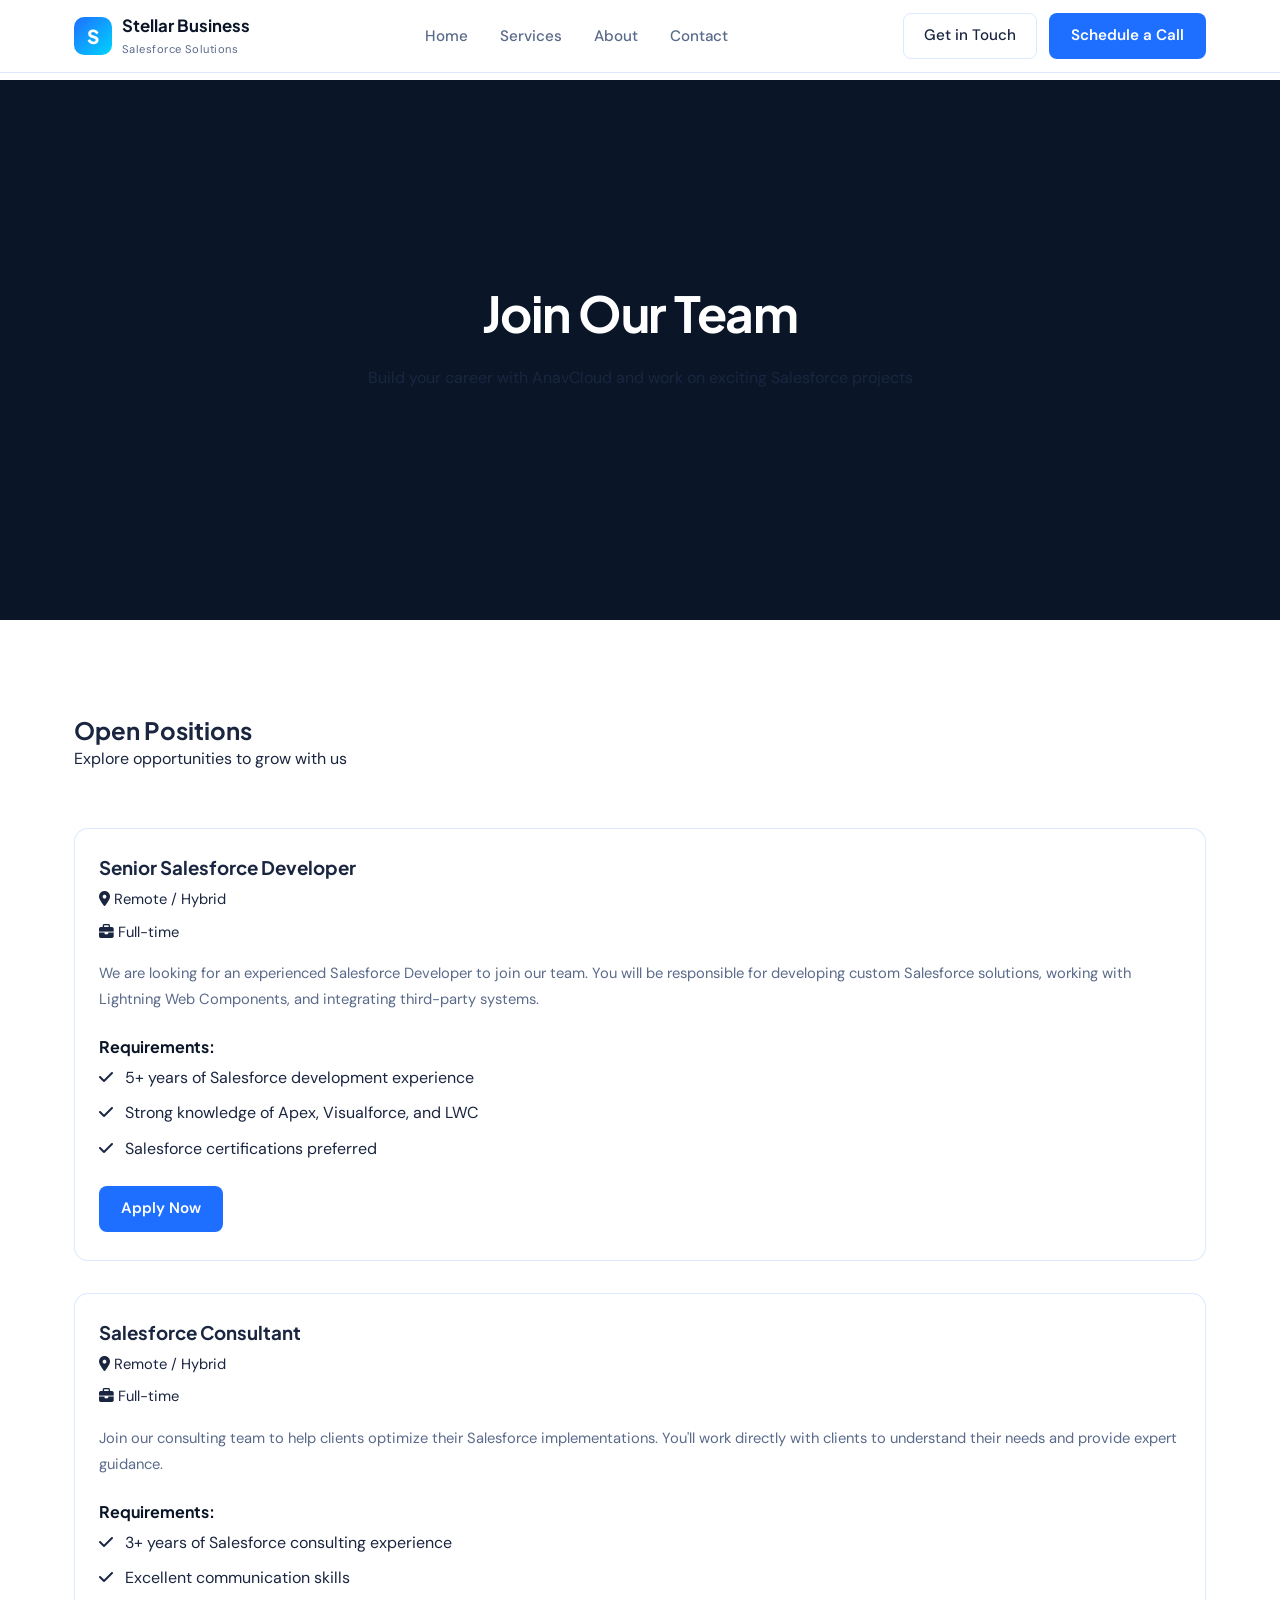
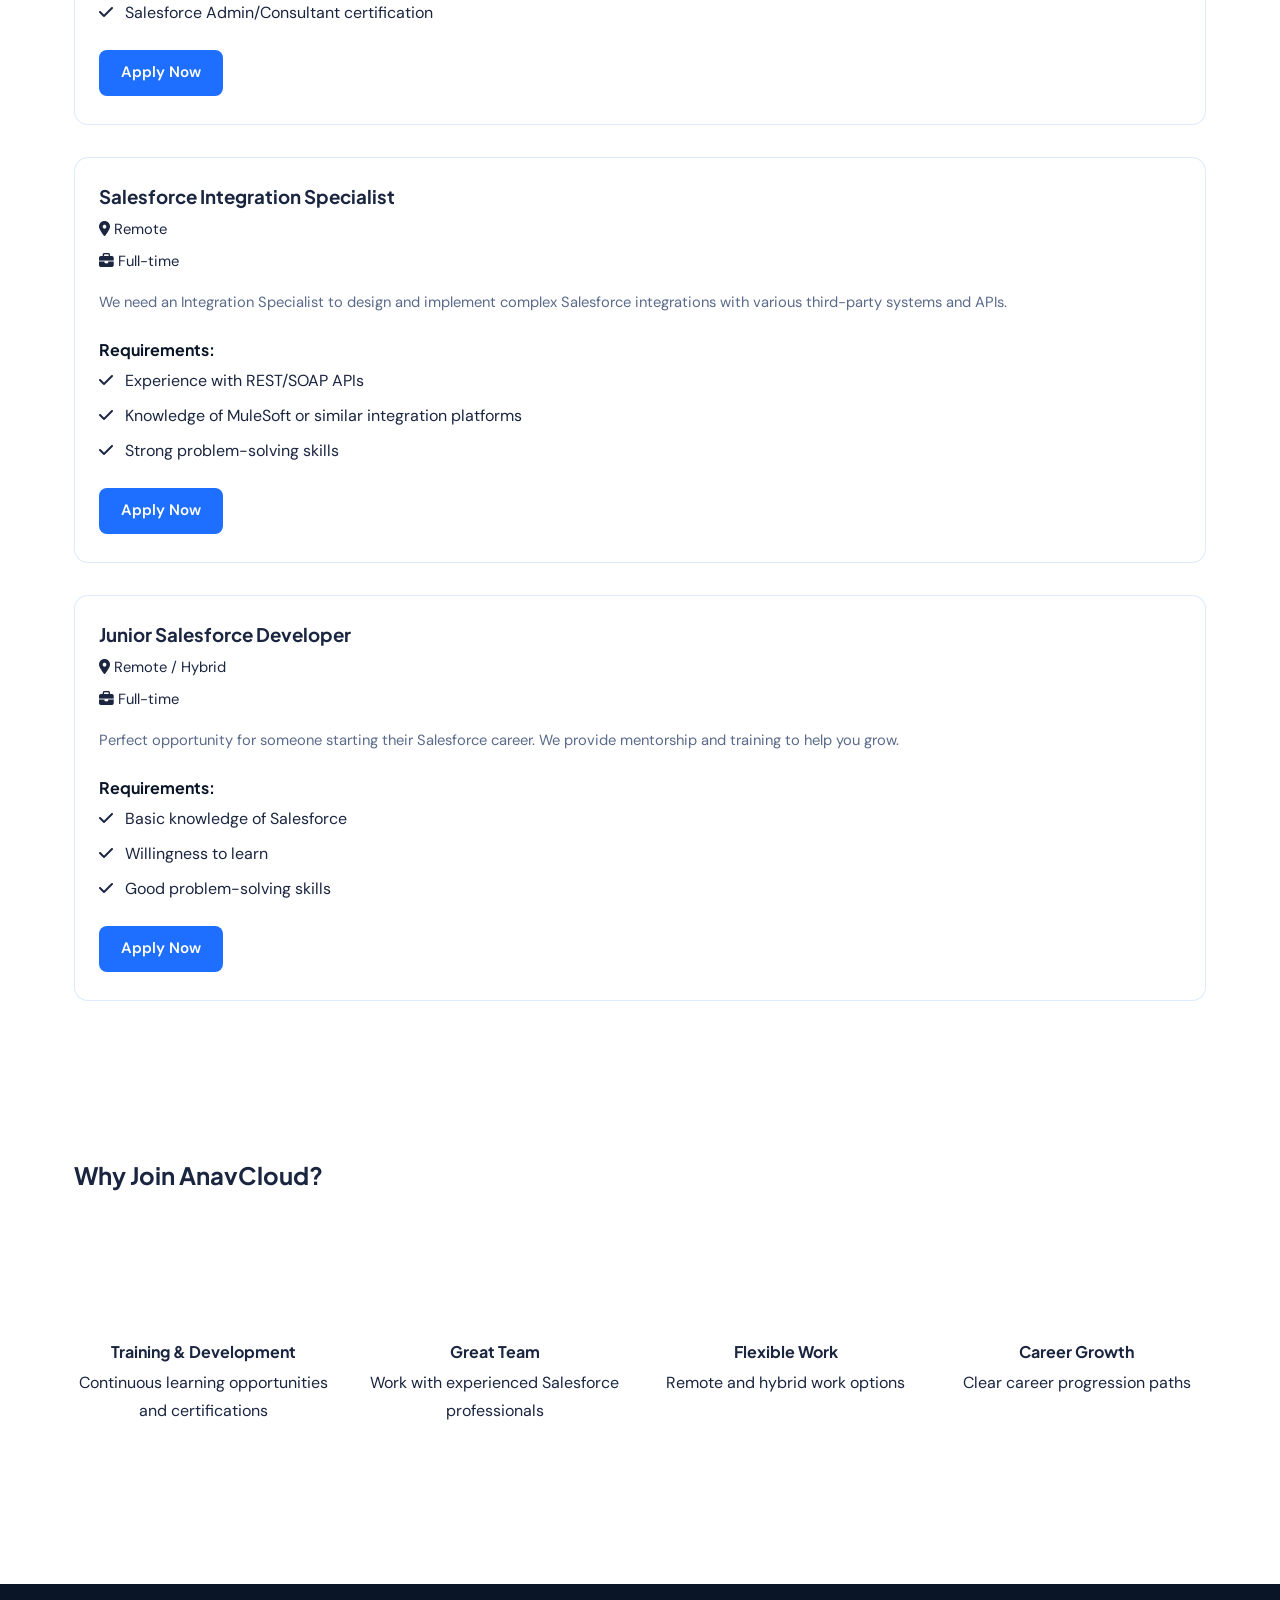
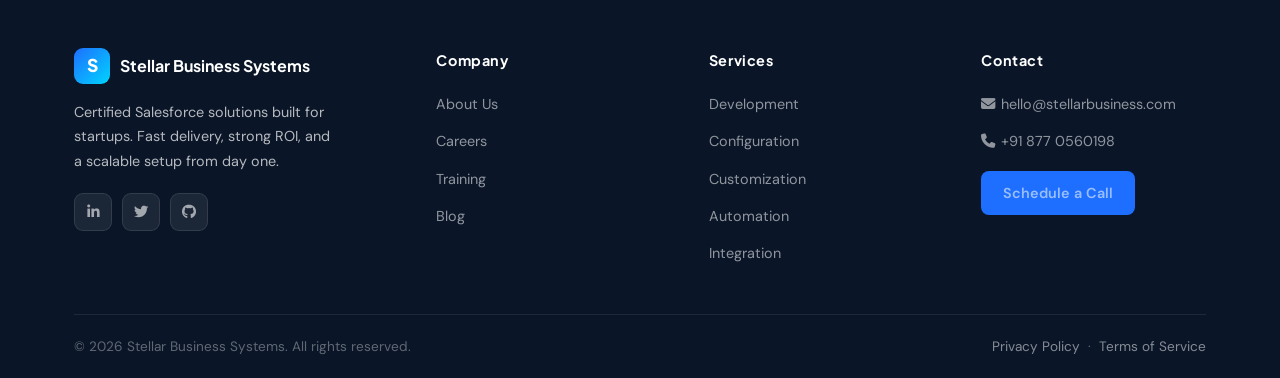
<file: careers.html>
<!DOCTYPE html>
<html lang="en">
<head>
    <meta charset="UTF-8">
    <meta name="viewport" content="width=device-width, initial-scale=1.0">
    <meta name="description" content="Careers at AnavCloud - Join our Salesforce team">
    <title>Careers - AnavCloud</title>
    <link rel="stylesheet" href="css/style.css">
    <link rel="stylesheet" href="https://cdnjs.cloudflare.com/ajax/libs/font-awesome/6.4.0/css/all.min.css">
</head>
<body>
    <script src="js/navigation.js"></script>
    
    <!-- Careers Hero Section -->
    <section class="hero" style="min-height: 60vh; margin-top: 80px;">
        <div class="hero-container">
            <div class="hero-content" style="text-align: center; grid-column: 1 / -1;">
                <h1 class="hero-title">Join Our Team</h1>
                <p class="hero-description">
                    Build your career with AnavCloud and work on exciting Salesforce projects
                </p>
            </div>
        </div>
    </section>

    <!-- Careers Section -->
    <section class="services" style="padding: 6rem 0;">
        <div class="container">
            <div class="section-header">
                <h2>Open Positions</h2>
                <p>Explore opportunities to grow with us</p>
            </div>
            
            <div class="careers-grid" style="display: grid; gap: 2rem; margin-top: 3rem;">
                <!-- Job Card 1 -->
                <div class="service-card" style="text-align: left;">
                    <div style="display: flex; justify-content: space-between; align-items: start; margin-bottom: 1rem;">
                        <div>
                            <h3 style="color: var(--primary-color); margin-bottom: 0.5rem;">Senior Salesforce Developer</h3>
                            <p style="color: var(--text-light); margin-bottom: 0.5rem;">
                                <i class="fas fa-map-marker-alt"></i> Remote / Hybrid
                            </p>
                            <p style="color: var(--text-light);">
                                <i class="fas fa-briefcase"></i> Full-time
                            </p>
                        </div>
                        <span style="background: var(--primary-color); color: white; padding: 0.5rem 1rem; border-radius: 20px; font-size: 0.9rem;">Full-time</span>
                    </div>
                    <p style="margin-bottom: 1.5rem; line-height: 1.8;">
                        We are looking for an experienced Salesforce Developer to join our team. You will be responsible for developing custom Salesforce solutions, working with Lightning Web Components, and integrating third-party systems.
                    </p>
                    <div style="margin-bottom: 1.5rem;">
                        <h4 style="margin-bottom: 0.5rem; font-size: 1rem;">Requirements:</h4>
                        <ul style="list-style: none; padding: 0;">
                            <li style="margin-bottom: 0.5rem;"><i class="fas fa-check" style="color: var(--primary-color); margin-right: 0.5rem;"></i> 5+ years of Salesforce development experience</li>
                            <li style="margin-bottom: 0.5rem;"><i class="fas fa-check" style="color: var(--primary-color); margin-right: 0.5rem;"></i> Strong knowledge of Apex, Visualforce, and LWC</li>
                            <li style="margin-bottom: 0.5rem;"><i class="fas fa-check" style="color: var(--primary-color); margin-right: 0.5rem;"></i> Salesforce certifications preferred</li>
                        </ul>
                    </div>
                    <a href="contact.html?subject=Senior Salesforce Developer" class="btn-primary">Apply Now</a>
                </div>

                <!-- Job Card 2 -->
                <div class="service-card" style="text-align: left;">
                    <div style="display: flex; justify-content: space-between; align-items: start; margin-bottom: 1rem;">
                        <div>
                            <h3 style="color: var(--primary-color); margin-bottom: 0.5rem;">Salesforce Consultant</h3>
                            <p style="color: var(--text-light); margin-bottom: 0.5rem;">
                                <i class="fas fa-map-marker-alt"></i> Remote / Hybrid
                            </p>
                            <p style="color: var(--text-light);">
                                <i class="fas fa-briefcase"></i> Full-time
                            </p>
                        </div>
                        <span style="background: var(--primary-color); color: white; padding: 0.5rem 1rem; border-radius: 20px; font-size: 0.9rem;">Full-time</span>
                    </div>
                    <p style="margin-bottom: 1.5rem; line-height: 1.8;">
                        Join our consulting team to help clients optimize their Salesforce implementations. You'll work directly with clients to understand their needs and provide expert guidance.
                    </p>
                    <div style="margin-bottom: 1.5rem;">
                        <h4 style="margin-bottom: 0.5rem; font-size: 1rem;">Requirements:</h4>
                        <ul style="list-style: none; padding: 0;">
                            <li style="margin-bottom: 0.5rem;"><i class="fas fa-check" style="color: var(--primary-color); margin-right: 0.5rem;"></i> 3+ years of Salesforce consulting experience</li>
                            <li style="margin-bottom: 0.5rem;"><i class="fas fa-check" style="color: var(--primary-color); margin-right: 0.5rem;"></i> Excellent communication skills</li>
                            <li style="margin-bottom: 0.5rem;"><i class="fas fa-check" style="color: var(--primary-color); margin-right: 0.5rem;"></i> Salesforce Admin/Consultant certification</li>
                        </ul>
                    </div>
                    <a href="contact.html?subject=Salesforce Consultant" class="btn-primary">Apply Now</a>
                </div>

                <!-- Job Card 3 -->
                <div class="service-card" style="text-align: left;">
                    <div style="display: flex; justify-content: space-between; align-items: start; margin-bottom: 1rem;">
                        <div>
                            <h3 style="color: var(--primary-color); margin-bottom: 0.5rem;">Salesforce Integration Specialist</h3>
                            <p style="color: var(--text-light); margin-bottom: 0.5rem;">
                                <i class="fas fa-map-marker-alt"></i> Remote
                            </p>
                            <p style="color: var(--text-light);">
                                <i class="fas fa-briefcase"></i> Full-time
                            </p>
                        </div>
                        <span style="background: var(--primary-color); color: white; padding: 0.5rem 1rem; border-radius: 20px; font-size: 0.9rem;">Full-time</span>
                    </div>
                    <p style="margin-bottom: 1.5rem; line-height: 1.8;">
                        We need an Integration Specialist to design and implement complex Salesforce integrations with various third-party systems and APIs.
                    </p>
                    <div style="margin-bottom: 1.5rem;">
                        <h4 style="margin-bottom: 0.5rem; font-size: 1rem;">Requirements:</h4>
                        <ul style="list-style: none; padding: 0;">
                            <li style="margin-bottom: 0.5rem;"><i class="fas fa-check" style="color: var(--primary-color); margin-right: 0.5rem;"></i> Experience with REST/SOAP APIs</li>
                            <li style="margin-bottom: 0.5rem;"><i class="fas fa-check" style="color: var(--primary-color); margin-right: 0.5rem;"></i> Knowledge of MuleSoft or similar integration platforms</li>
                            <li style="margin-bottom: 0.5rem;"><i class="fas fa-check" style="color: var(--primary-color); margin-right: 0.5rem;"></i> Strong problem-solving skills</li>
                        </ul>
                    </div>
                    <a href="contact.html?subject=Salesforce Integration Specialist" class="btn-primary">Apply Now</a>
                </div>

                <!-- Job Card 4 -->
                <div class="service-card" style="text-align: left;">
                    <div style="display: flex; justify-content: space-between; align-items: start; margin-bottom: 1rem;">
                        <div>
                            <h3 style="color: var(--primary-color); margin-bottom: 0.5rem;">Junior Salesforce Developer</h3>
                            <p style="color: var(--text-light); margin-bottom: 0.5rem;">
                                <i class="fas fa-map-marker-alt"></i> Remote / Hybrid
                            </p>
                            <p style="color: var(--text-light);">
                                <i class="fas fa-briefcase"></i> Full-time
                            </p>
                        </div>
                        <span style="background: var(--primary-color); color: white; padding: 0.5rem 1rem; border-radius: 20px; font-size: 0.9rem;">Full-time</span>
                    </div>
                    <p style="margin-bottom: 1.5rem; line-height: 1.8;">
                        Perfect opportunity for someone starting their Salesforce career. We provide mentorship and training to help you grow.
                    </p>
                    <div style="margin-bottom: 1.5rem;">
                        <h4 style="margin-bottom: 0.5rem; font-size: 1rem;">Requirements:</h4>
                        <ul style="list-style: none; padding: 0;">
                            <li style="margin-bottom: 0.5rem;"><i class="fas fa-check" style="color: var(--primary-color); margin-right: 0.5rem;"></i> Basic knowledge of Salesforce</li>
                            <li style="margin-bottom: 0.5rem;"><i class="fas fa-check" style="color: var(--primary-color); margin-right: 0.5rem;"></i> Willingness to learn</li>
                            <li style="margin-bottom: 0.5rem;"><i class="fas fa-check" style="color: var(--primary-color); margin-right: 0.5rem;"></i> Good problem-solving skills</li>
                        </ul>
                    </div>
                    <a href="contact.html?subject=Junior Salesforce Developer" class="btn-primary">Apply Now</a>
                </div>
            </div>

            <!-- Why Join Us Section -->
            <div style="margin-top: 6rem; padding: 4rem 0; background: white; border-radius: 10px;">
                <div class="section-header">
                    <h2>Why Join AnavCloud?</h2>
                </div>
                <div style="display: grid; grid-template-columns: repeat(auto-fit, minmax(250px, 1fr)); gap: 2rem; margin-top: 3rem;">
                    <div style="text-align: center;">
                        <div style="width: 80px; height: 80px; background: linear-gradient(135deg, var(--primary-color), var(--accent-color)); border-radius: 50%; display: flex; align-items: center; justify-content: center; margin: 0 auto 1rem;">
                            <i class="fas fa-graduation-cap" style="font-size: 2rem; color: white;"></i>
                        </div>
                        <h4 style="margin-bottom: 0.5rem;">Training & Development</h4>
                        <p style="color: var(--text-light);">Continuous learning opportunities and certifications</p>
                    </div>
                    <div style="text-align: center;">
                        <div style="width: 80px; height: 80px; background: linear-gradient(135deg, var(--primary-color), var(--accent-color)); border-radius: 50%; display: flex; align-items: center; justify-content: center; margin: 0 auto 1rem;">
                            <i class="fas fa-users" style="font-size: 2rem; color: white;"></i>
                        </div>
                        <h4 style="margin-bottom: 0.5rem;">Great Team</h4>
                        <p style="color: var(--text-light);">Work with experienced Salesforce professionals</p>
                    </div>
                    <div style="text-align: center;">
                        <div style="width: 80px; height: 80px; background: linear-gradient(135deg, var(--primary-color), var(--accent-color)); border-radius: 50%; display: flex; align-items: center; justify-content: center; margin: 0 auto 1rem;">
                            <i class="fas fa-home" style="font-size: 2rem; color: white;"></i>
                        </div>
                        <h4 style="margin-bottom: 0.5rem;">Flexible Work</h4>
                        <p style="color: var(--text-light);">Remote and hybrid work options</p>
                    </div>
                    <div style="text-align: center;">
                        <div style="width: 80px; height: 80px; background: linear-gradient(135deg, var(--primary-color), var(--accent-color)); border-radius: 50%; display: flex; align-items: center; justify-content: center; margin: 0 auto 1rem;">
                            <i class="fas fa-chart-line" style="font-size: 2rem; color: white;"></i>
                        </div>
                        <h4 style="margin-bottom: 0.5rem;">Career Growth</h4>
                        <p style="color: var(--text-light);">Clear career progression paths</p>
                    </div>
                </div>
            </div>
        </div>
    </section>

    <!-- Toast Notification -->
    <div class="toast" id="toast">
        <i class="fas fa-check-circle"></i>
        <span id="toastMessage">Application submitted successfully!</span>
    </div>

    <script src="js/footer.js"></script>
    <script src="js/script.js"></script>
    <script>
        // Handle job application links
        document.addEventListener('DOMContentLoaded', function() {
            const applyLinks = document.querySelectorAll('a[href*="contact.html"]');
            applyLinks.forEach(link => {
                link.addEventListener('click', function(e) {
                    const url = new URL(this.href, window.location.origin);
                    const subject = url.searchParams.get('subject');
                    if (subject) {
                        localStorage.setItem('jobApplication', subject);
                    }
                });
            });
        });
    </script>
</body>
</html>
</file>
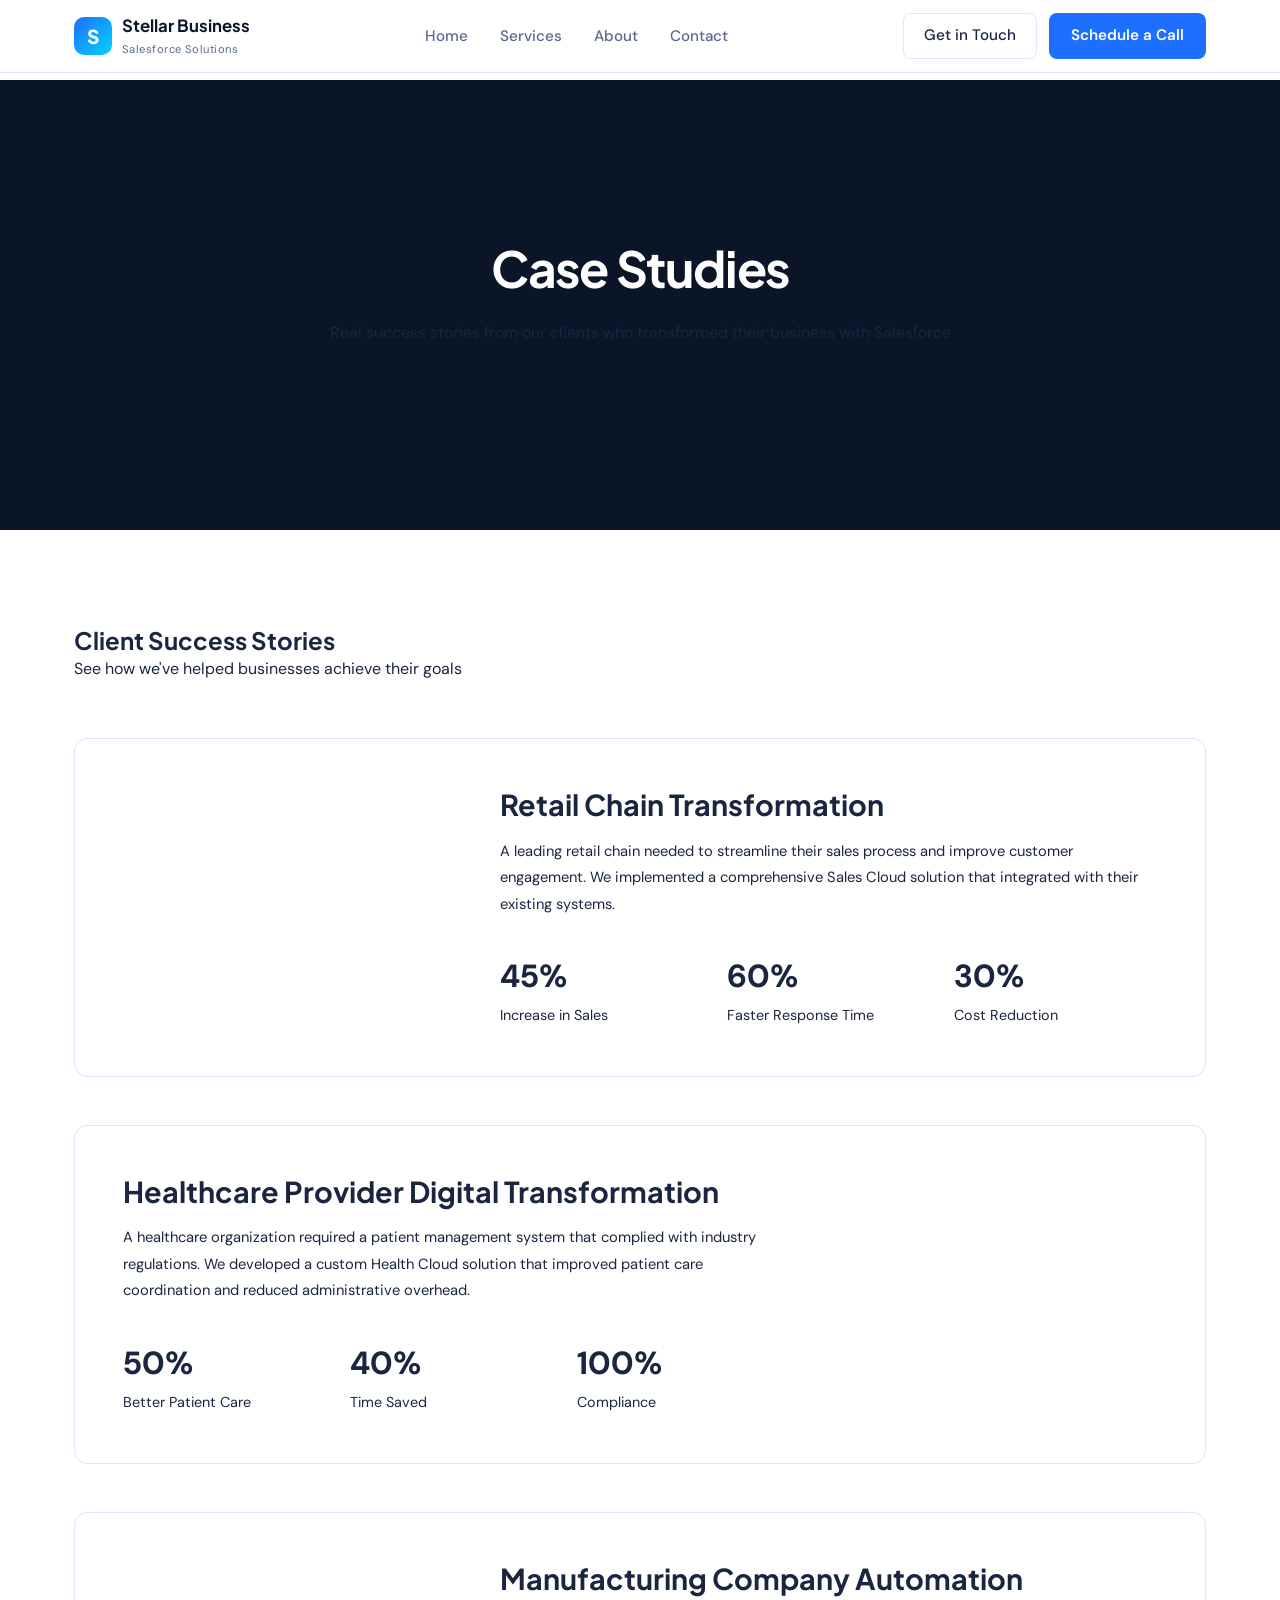
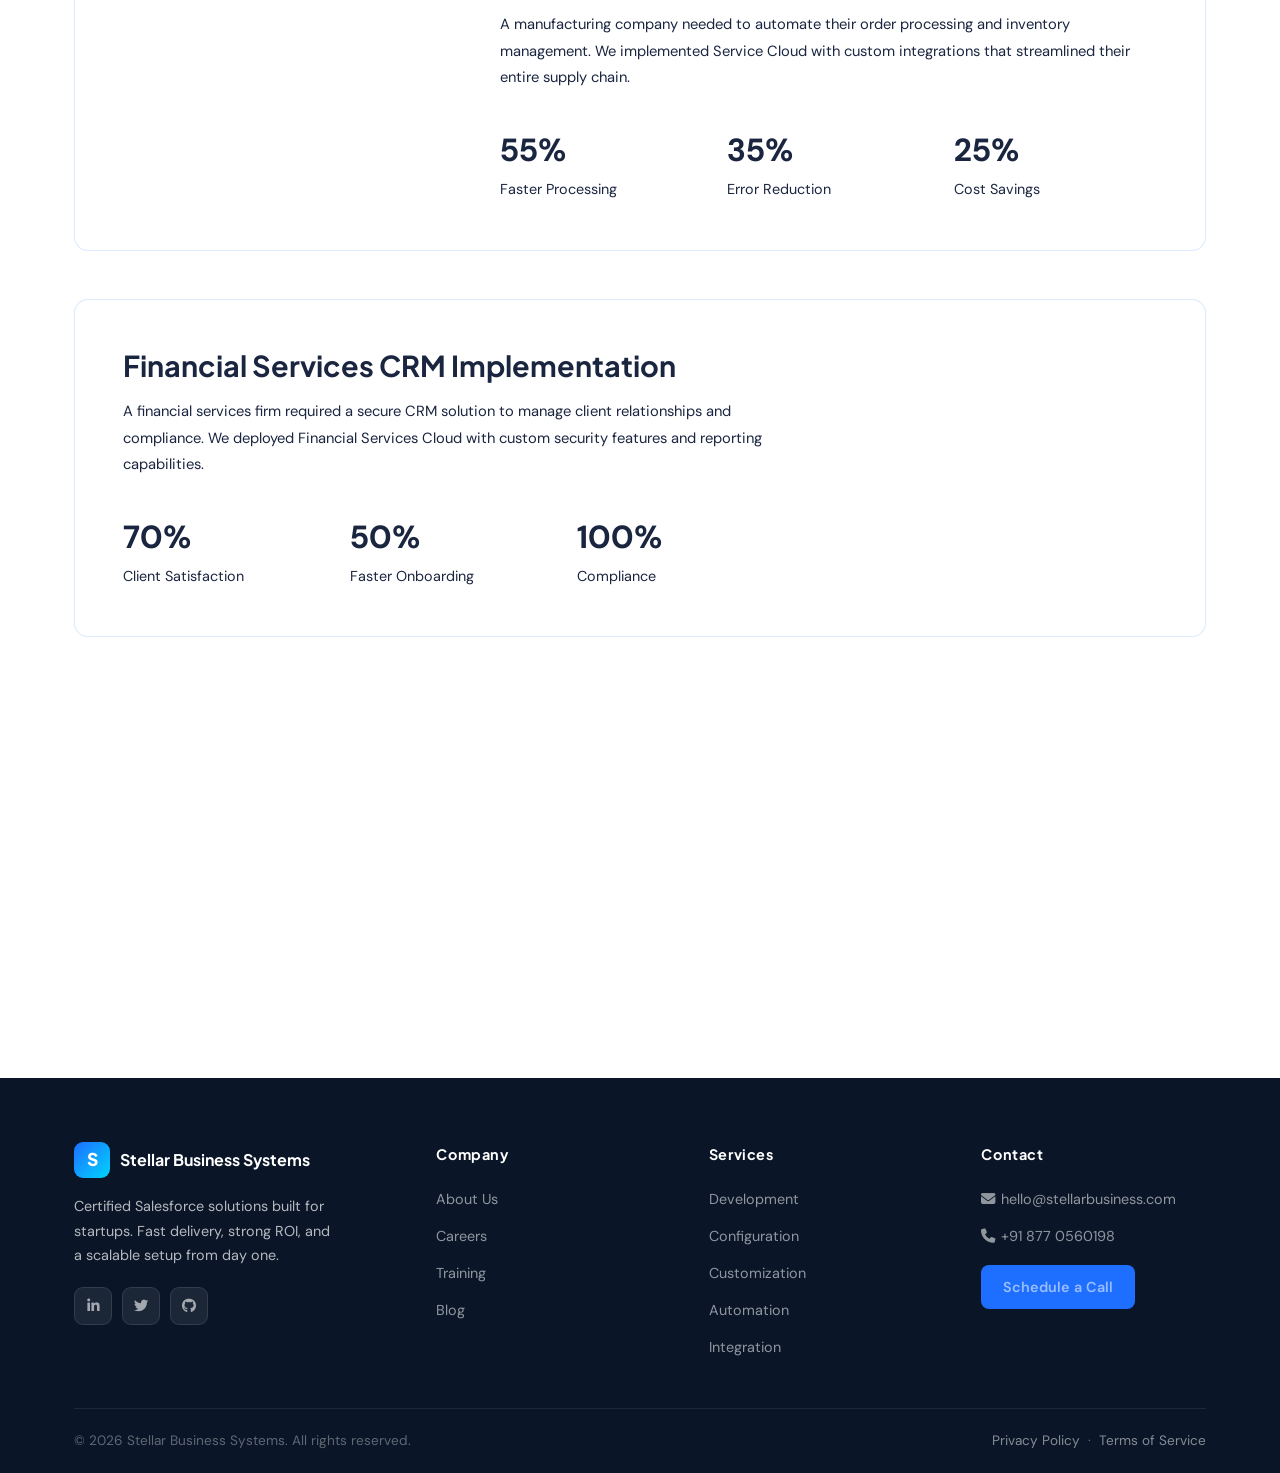
<file: case-studies.html>
<!DOCTYPE html>
<html lang="en">
<head>
    <meta charset="UTF-8">
    <meta name="viewport" content="width=device-width, initial-scale=1.0">
    <meta name="description" content="Case Studies - Success stories from AnavCloud clients">
    <title>Case Studies - AnavCloud</title>
    <link rel="stylesheet" href="css/style.css">
    <link rel="stylesheet" href="https://cdnjs.cloudflare.com/ajax/libs/font-awesome/6.4.0/css/all.min.css">
</head>
<body>
    <script src="js/navigation.js"></script>
    
    <!-- Case Studies Hero Section -->
    <section class="hero" style="min-height: 50vh; margin-top: 80px;">
        <div class="hero-container">
            <div class="hero-content" style="text-align: center; grid-column: 1 / -1;">
                <h1 class="hero-title">Case Studies</h1>
                <p class="hero-description">
                    Real success stories from our clients who transformed their business with Salesforce
                </p>
            </div>
        </div>
    </section>

    <!-- Case Studies Section -->
    <section class="services" style="padding: 6rem 0;">
        <div class="container">
            <div class="section-header">
                <h2>Client Success Stories</h2>
                <p>See how we've helped businesses achieve their goals</p>
            </div>
            
            <div style="display: grid; gap: 3rem; margin-top: 3rem;">
                <!-- Case Study 1 -->
                <div class="service-card" style="text-align: left; padding: 3rem;">
                    <div style="display: grid; grid-template-columns: 1fr 2fr; gap: 3rem; align-items: center;">
                        <div>
                            <div style="width: 150px; height: 150px; background: linear-gradient(135deg, var(--primary-color), var(--accent-color)); border-radius: 10px; display: flex; align-items: center; justify-content: center; margin: 0 auto;">
                                <i class="fas fa-building" style="font-size: 4rem; color: white;"></i>
                            </div>
                        </div>
                        <div>
                            <h3 style="color: var(--primary-color); margin-bottom: 1rem; font-size: 1.8rem;">Retail Chain Transformation</h3>
                            <p style="color: var(--text-light); margin-bottom: 1.5rem; line-height: 1.8;">
                                A leading retail chain needed to streamline their sales process and improve customer engagement. We implemented a comprehensive Sales Cloud solution that integrated with their existing systems.
                            </p>
                            <div style="display: grid; grid-template-columns: repeat(3, 1fr); gap: 1.5rem; margin-top: 2rem;">
                                <div>
                                    <div style="font-size: 2rem; font-weight: 700; color: var(--primary-color);">45%</div>
                                    <div style="color: var(--text-light); font-size: 0.9rem;">Increase in Sales</div>
                                </div>
                                <div>
                                    <div style="font-size: 2rem; font-weight: 700; color: var(--primary-color);">60%</div>
                                    <div style="color: var(--text-light); font-size: 0.9rem;">Faster Response Time</div>
                                </div>
                                <div>
                                    <div style="font-size: 2rem; font-weight: 700; color: var(--primary-color);">30%</div>
                                    <div style="color: var(--text-light); font-size: 0.9rem;">Cost Reduction</div>
                                </div>
                            </div>
                        </div>
                    </div>
                </div>

                <!-- Case Study 2 -->
                <div class="service-card" style="text-align: left; padding: 3rem;">
                    <div style="display: grid; grid-template-columns: 2fr 1fr; gap: 3rem; align-items: center;">
                        <div>
                            <h3 style="color: var(--primary-color); margin-bottom: 1rem; font-size: 1.8rem;">Healthcare Provider Digital Transformation</h3>
                            <p style="color: var(--text-light); margin-bottom: 1.5rem; line-height: 1.8;">
                                A healthcare organization required a patient management system that complied with industry regulations. We developed a custom Health Cloud solution that improved patient care coordination and reduced administrative overhead.
                            </p>
                            <div style="display: grid; grid-template-columns: repeat(3, 1fr); gap: 1.5rem; margin-top: 2rem;">
                                <div>
                                    <div style="font-size: 2rem; font-weight: 700; color: var(--primary-color);">50%</div>
                                    <div style="color: var(--text-light); font-size: 0.9rem;">Better Patient Care</div>
                                </div>
                                <div>
                                    <div style="font-size: 2rem; font-weight: 700; color: var(--primary-color);">40%</div>
                                    <div style="color: var(--text-light); font-size: 0.9rem;">Time Saved</div>
                                </div>
                                <div>
                                    <div style="font-size: 2rem; font-weight: 700; color: var(--primary-color);">100%</div>
                                    <div style="color: var(--text-light); font-size: 0.9rem;">Compliance</div>
                                </div>
                            </div>
                        </div>
                        <div>
                            <div style="width: 150px; height: 150px; background: linear-gradient(135deg, var(--primary-color), var(--accent-color)); border-radius: 10px; display: flex; align-items: center; justify-content: center; margin: 0 auto;">
                                <i class="fas fa-hospital" style="font-size: 4rem; color: white;"></i>
                            </div>
                        </div>
                    </div>
                </div>

                <!-- Case Study 3 -->
                <div class="service-card" style="text-align: left; padding: 3rem;">
                    <div style="display: grid; grid-template-columns: 1fr 2fr; gap: 3rem; align-items: center;">
                        <div>
                            <div style="width: 150px; height: 150px; background: linear-gradient(135deg, var(--primary-color), var(--accent-color)); border-radius: 10px; display: flex; align-items: center; justify-content: center; margin: 0 auto;">
                                <i class="fas fa-industry" style="font-size: 4rem; color: white;"></i>
                            </div>
                        </div>
                        <div>
                            <h3 style="color: var(--primary-color); margin-bottom: 1rem; font-size: 1.8rem;">Manufacturing Company Automation</h3>
                            <p style="color: var(--text-light); margin-bottom: 1.5rem; line-height: 1.8;">
                                A manufacturing company needed to automate their order processing and inventory management. We implemented Service Cloud with custom integrations that streamlined their entire supply chain.
                            </p>
                            <div style="display: grid; grid-template-columns: repeat(3, 1fr); gap: 1.5rem; margin-top: 2rem;">
                                <div>
                                    <div style="font-size: 2rem; font-weight: 700; color: var(--primary-color);">55%</div>
                                    <div style="color: var(--text-light); font-size: 0.9rem;">Faster Processing</div>
                                </div>
                                <div>
                                    <div style="font-size: 2rem; font-weight: 700; color: var(--primary-color);">35%</div>
                                    <div style="color: var(--text-light); font-size: 0.9rem;">Error Reduction</div>
                                </div>
                                <div>
                                    <div style="font-size: 2rem; font-weight: 700; color: var(--primary-color);">25%</div>
                                    <div style="color: var(--text-light); font-size: 0.9rem;">Cost Savings</div>
                                </div>
                            </div>
                        </div>
                    </div>
                </div>

                <!-- Case Study 4 -->
                <div class="service-card" style="text-align: left; padding: 3rem;">
                    <div style="display: grid; grid-template-columns: 2fr 1fr; gap: 3rem; align-items: center;">
                        <div>
                            <h3 style="color: var(--primary-color); margin-bottom: 1rem; font-size: 1.8rem;">Financial Services CRM Implementation</h3>
                            <p style="color: var(--text-light); margin-bottom: 1.5rem; line-height: 1.8;">
                                A financial services firm required a secure CRM solution to manage client relationships and compliance. We deployed Financial Services Cloud with custom security features and reporting capabilities.
                            </p>
                            <div style="display: grid; grid-template-columns: repeat(3, 1fr); gap: 1.5rem; margin-top: 2rem;">
                                <div>
                                    <div style="font-size: 2rem; font-weight: 700; color: var(--primary-color);">70%</div>
                                    <div style="color: var(--text-light); font-size: 0.9rem;">Client Satisfaction</div>
                                </div>
                                <div>
                                    <div style="font-size: 2rem; font-weight: 700; color: var(--primary-color);">50%</div>
                                    <div style="color: var(--text-light); font-size: 0.9rem;">Faster Onboarding</div>
                                </div>
                                <div>
                                    <div style="font-size: 2rem; font-weight: 700; color: var(--primary-color);">100%</div>
                                    <div style="color: var(--text-light); font-size: 0.9rem;">Compliance</div>
                                </div>
                            </div>
                        </div>
                        <div>
                            <div style="width: 150px; height: 150px; background: linear-gradient(135deg, var(--primary-color), var(--accent-color)); border-radius: 10px; display: flex; align-items: center; justify-content: center; margin: 0 auto;">
                                <i class="fas fa-university" style="font-size: 4rem; color: white;"></i>
                            </div>
                        </div>
                    </div>
                </div>
            </div>
        </div>
    </section>

    <!-- CTA Section -->
    <section class="contact" style="padding: 6rem 0; background: linear-gradient(135deg, var(--primary-color), var(--secondary-color)); color: white;">
        <div class="container" style="text-align: center;">
            <h2 style="color: white; margin-bottom: 1rem;">Ready to Write Your Success Story?</h2>
            <p style="color: rgba(255,255,255,0.9); margin-bottom: 2rem; font-size: 1.1rem;">
                Let's discuss how we can help transform your business
            </p>
            <a href="contact.html" class="btn-primary" style="background: white; color: var(--primary-color);">Get Started</a>
        </div>
    </section>

    <script src="js/footer.js"></script>
    <script src="js/script.js"></script>
</body>
</html>
</file>
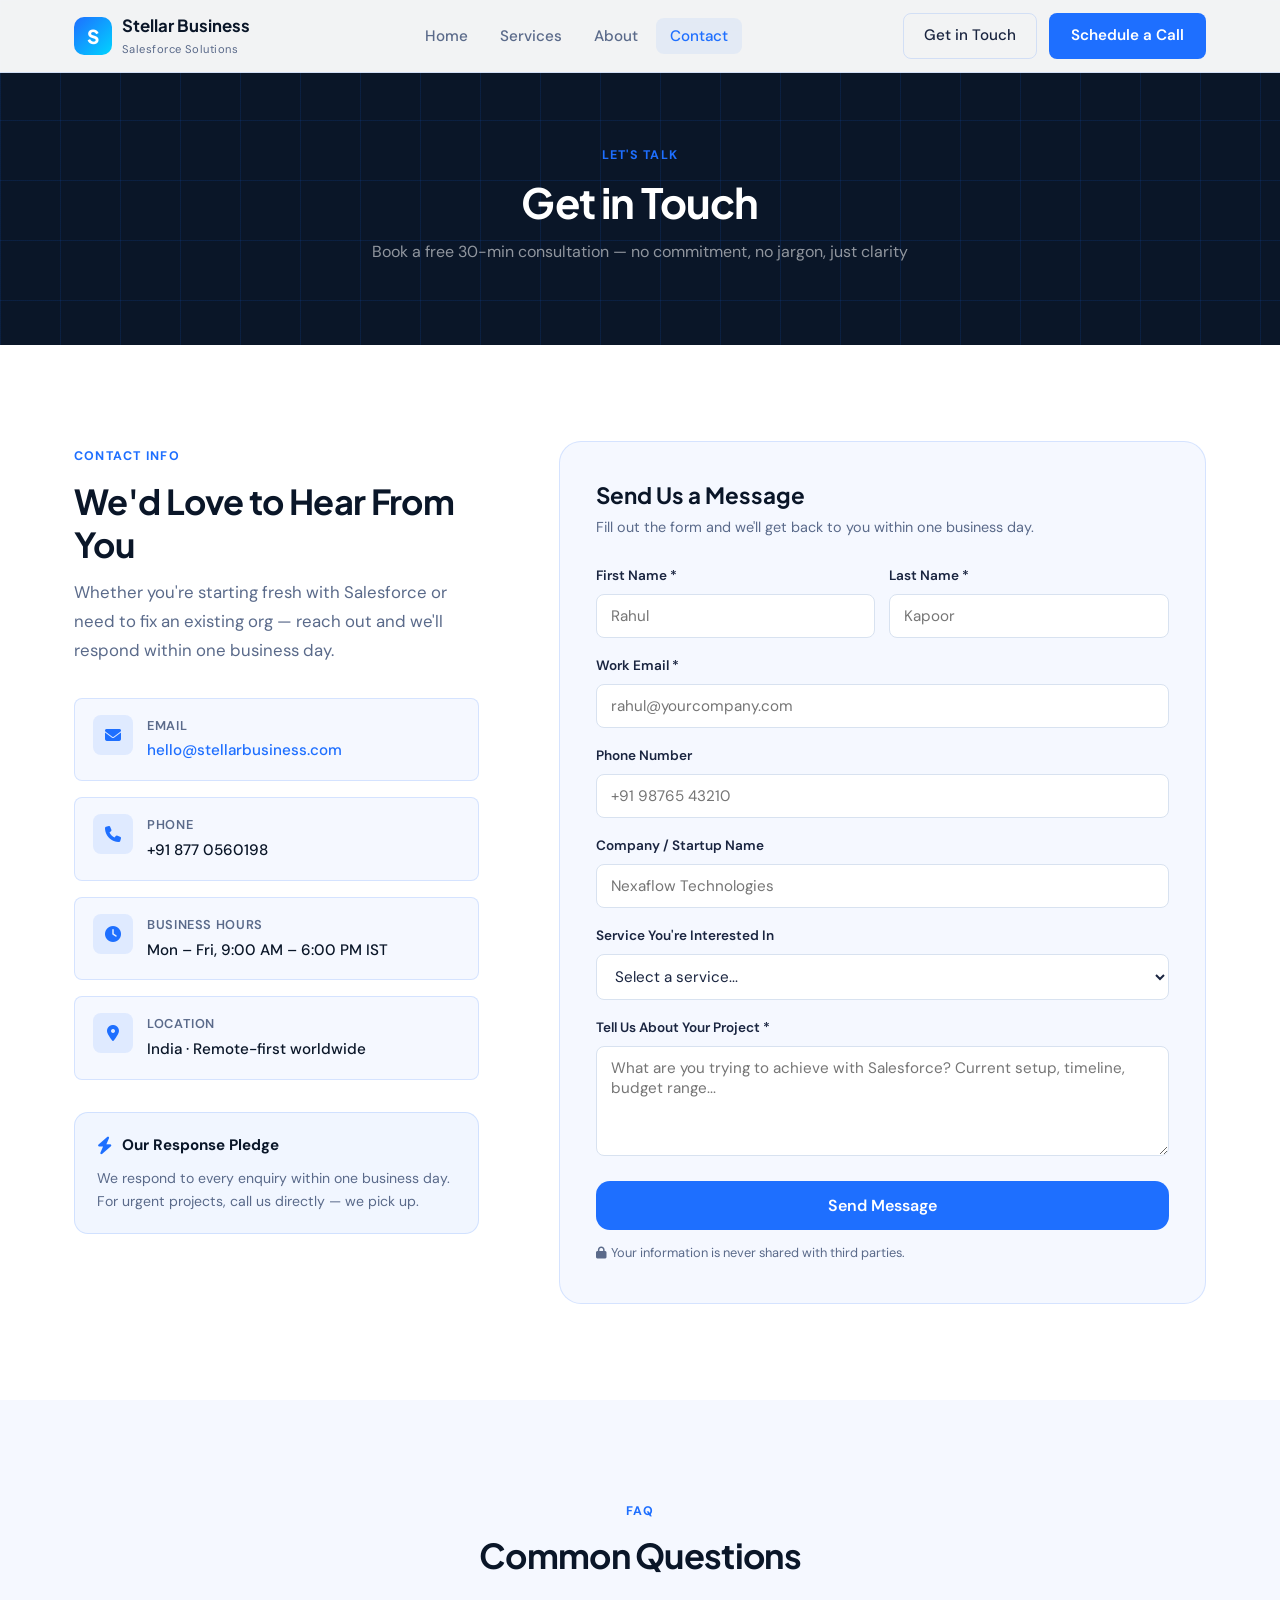
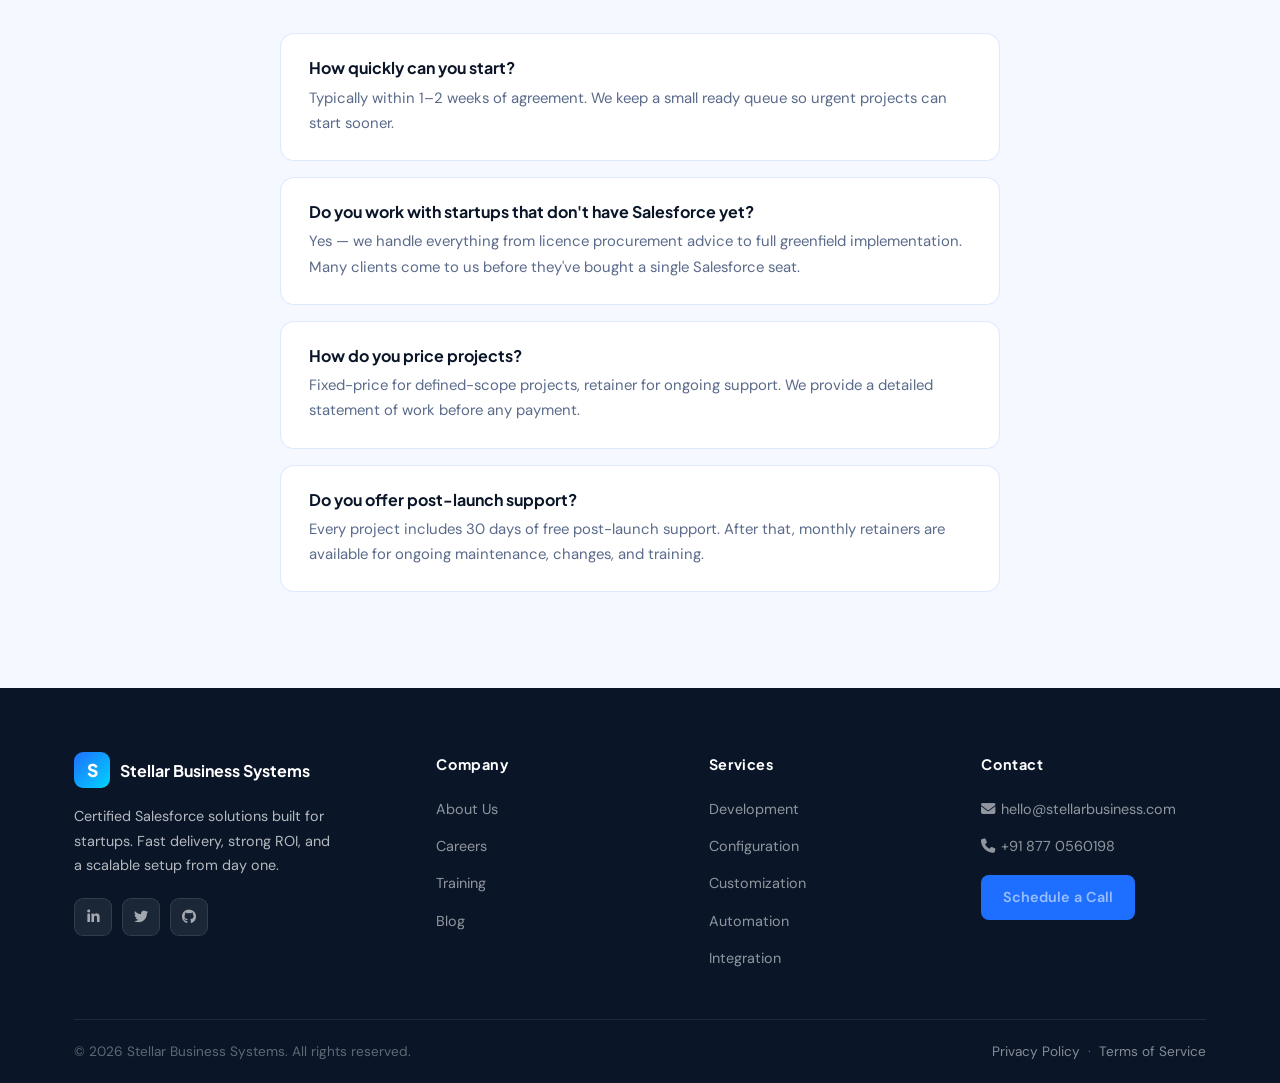
<file: contact.html>
<!DOCTYPE html>
<html lang="en">
<head>
  <meta charset="UTF-8">
  <meta name="viewport" content="width=device-width, initial-scale=1.0">
  <meta name="description" content="Contact Stellar Business Systems — book a free Salesforce consultation for your startup.">
  <title>Contact Us — Stellar Business Systems</title>
  <link rel="stylesheet" href="https://fonts.googleapis.com/css2?family=Plus+Jakarta+Sans:wght@400;500;600;700;800&family=DM+Sans:ital,wght@0,300;0,400;0,500;0,600;1,400&display=swap">
  <link rel="stylesheet" href="css/style.css">
  <link rel="stylesheet" href="https://cdnjs.cloudflare.com/ajax/libs/font-awesome/6.4.0/css/all.min.css">
  <link rel="icon" href="data:image/svg+xml,<svg xmlns='http://www.w3.org/2000/svg' viewBox='0 0 100 100'><rect width='100' height='100' rx='20' fill='%231E6FFF'/><text y='0.9em' font-size='60' x='18' fill='white' font-weight='bold'>S</text></svg>">
</head>
<body>
  <script src="js/navigation.js"></script>

  <!-- Page Hero -->
  <section class="page-hero">
    <div class="hero-bg-grid"></div>
    <span class="section-label" style="position:relative;">Let's Talk</span>
    <h1>Get in Touch</h1>
    <p>Book a free 30-min consultation — no commitment, no jargon, just clarity</p>
  </section>

  <!-- Contact -->
  <section class="contact-section">
    <div class="container">
      <div class="contact-grid">
        <!-- Info Side -->
        <div class="contact-info-side">
          <span class="section-label">Contact Info</span>
          <h2 class="section-title">We'd Love to Hear From You</h2>
          <p class="section-sub">Whether you're starting fresh with Salesforce or need to fix an existing org — reach out and we'll respond within one business day.</p>
          <div class="contact-items">
            <div class="contact-item">
              <div class="ci-icon"><i class="fas fa-envelope"></i></div>
              <div>
                <div class="ci-label">Email</div>
                <div class="ci-value"><a href="mailto:hello@stellarbusiness.com" style="color:var(--blue);text-decoration:none;">hello@stellarbusiness.com</a></div>
              </div>
            </div>
            <div class="contact-item">
              <div class="ci-icon"><i class="fas fa-phone"></i></div>
              <div>
                <div class="ci-label">Phone</div>
                <div class="ci-value"><a href="tel:+918770560198" style="color:var(--navy);text-decoration:none;">+91 877 0560198</a></div>
              </div>
            </div>
            <div class="contact-item">
              <div class="ci-icon"><i class="fas fa-clock"></i></div>
              <div>
                <div class="ci-label">Business Hours</div>
                <div class="ci-value">Mon – Fri, 9:00 AM – 6:00 PM IST</div>
              </div>
            </div>
            <div class="contact-item">
              <div class="ci-icon"><i class="fas fa-map-marker-alt"></i></div>
              <div>
                <div class="ci-label">Location</div>
                <div class="ci-value">India · Remote-first worldwide</div>
              </div>
            </div>
          </div>

          <!-- Response Pledge -->
          <div style="background:rgba(30,111,255,0.06);border:1px solid rgba(30,111,255,0.15);border-radius:var(--radius-md);padding:20px 22px;">
            <div style="display:flex;align-items:center;gap:10px;margin-bottom:8px;">
              <i class="fas fa-bolt" style="color:var(--blue);font-size:1.1rem;"></i>
              <span style="font-weight:700;font-size:0.95rem;color:var(--navy);">Our Response Pledge</span>
            </div>
            <p style="font-size:0.88rem;color:var(--text-muted);line-height:1.65;margin:0;">We respond to every enquiry within one business day. For urgent projects, call us directly — we pick up.</p>
          </div>
        </div>

        <!-- Form Side -->
        <div class="contact-form-side">
          <h3>Send Us a Message</h3>
          <p class="form-sub">Fill out the form and we'll get back to you within one business day.</p>

          <!-- SUCCESS STATE -->
          <div id="formSuccess" style="display:none;text-align:center;padding:40px 20px;">
            <div style="width:64px;height:64px;background:rgba(22,163,74,0.1);border-radius:50%;display:flex;align-items:center;justify-content:center;margin:0 auto 16px;">
              <i class="fas fa-check" style="color:#16A34A;font-size:1.5rem;"></i>
            </div>
            <h4 style="font-family:'Plus Jakarta Sans',sans-serif;font-size:1.2rem;color:var(--navy);margin-bottom:8px;">Message Sent!</h4>
            <p style="color:var(--text-muted);font-size:0.93rem;">We'll get back to you within one business day.</p>
          </div>

          <!-- FORM -->
          <form id="contactForm" novalidate>
            <div class="form-row">
              <div class="form-group">
                <label for="firstName">First Name *</label>
                <input type="text" id="firstName" name="firstName" placeholder="Rahul" required autocomplete="given-name">
              </div>
              <div class="form-group">
                <label for="lastName">Last Name *</label>
                <input type="text" id="lastName" name="lastName" placeholder="Kapoor" required autocomplete="family-name">
              </div>
            </div>
            <div class="form-group">
              <label for="email">Work Email *</label>
              <input type="email" id="email" name="email" placeholder="rahul@yourcompany.com" required autocomplete="email">
            </div>
            <div class="form-group">
              <label for="phone">Phone Number</label>
              <input type="tel" id="phone" name="phone" placeholder="+91 98765 43210" autocomplete="tel">
            </div>
            <div class="form-group">
              <label for="company">Company / Startup Name</label>
              <input type="text" id="company" name="company" placeholder="Nexaflow Technologies" autocomplete="organization">
            </div>
            <div class="form-group">
              <label for="service">Service You're Interested In</label>
              <select id="service" name="service">
                <option value="">Select a service...</option>
                <option value="development">Salesforce Development</option>
                <option value="configuration">Configuration &amp; Setup</option>
                <option value="automation">Automation</option>
                <option value="integration">Integration</option>
                <option value="customization">UI Customization</option>
                <option value="training">Training &amp; Support</option>
                <option value="other">Not sure — let's chat</option>
              </select>
            </div>
            <div class="form-group">
              <label for="message">Tell Us About Your Project *</label>
              <textarea id="message" name="message" rows="4" placeholder="What are you trying to achieve with Salesforce? Current setup, timeline, budget range..." required></textarea>
            </div>
            <!-- Inline error message -->
            <div id="formError" style="display:none;background:#FEF2F2;border:1px solid #FECACA;border-radius:8px;padding:12px 14px;margin-bottom:14px;color:#DC2626;font-size:0.88rem;">
              <i class="fas fa-exclamation-circle" style="margin-right:6px;"></i>
              <span id="formErrorMsg">Please fill in all required fields.</span>
            </div>
            <button type="submit" id="submitBtn" class="btn-primary btn-large" style="width:100%;position:relative;">
              <span id="btnText">Send Message</span>
              <span id="btnSpinner" style="display:none;">
                <i class="fas fa-spinner fa-spin" style="margin-right:8px;"></i>Sending...
              </span>
            </button>
            <p class="form-note"><i class="fas fa-lock" style="margin-right:4px;font-size:0.75rem;"></i>Your information is never shared with third parties.</p>
          </form>
        </div>
      </div>
    </div>
  </section>

  <!-- FAQ -->
  <section style="background:var(--off-white);">
    <div class="container">
      <div class="section-header centered">
        <span class="section-label">FAQ</span>
        <h2 class="section-title">Common Questions</h2>
      </div>
      <div style="max-width:720px;margin:0 auto;display:flex;flex-direction:column;gap:16px;">
        <div style="background:var(--white);border-radius:var(--radius-md);padding:24px 28px;border:1px solid var(--border);">
          <h4 style="font-family:'Plus Jakarta Sans',sans-serif;font-size:1rem;font-weight:700;color:var(--navy);margin-bottom:8px;">How quickly can you start?</h4>
          <p style="font-size:0.93rem;color:var(--text-muted);">Typically within 1–2 weeks of agreement. We keep a small ready queue so urgent projects can start sooner.</p>
        </div>
        <div style="background:var(--white);border-radius:var(--radius-md);padding:24px 28px;border:1px solid var(--border);">
          <h4 style="font-family:'Plus Jakarta Sans',sans-serif;font-size:1rem;font-weight:700;color:var(--navy);margin-bottom:8px;">Do you work with startups that don't have Salesforce yet?</h4>
          <p style="font-size:0.93rem;color:var(--text-muted);">Yes — we handle everything from licence procurement advice to full greenfield implementation. Many clients come to us before they've bought a single Salesforce seat.</p>
        </div>
        <div style="background:var(--white);border-radius:var(--radius-md);padding:24px 28px;border:1px solid var(--border);">
          <h4 style="font-family:'Plus Jakarta Sans',sans-serif;font-size:1rem;font-weight:700;color:var(--navy);margin-bottom:8px;">How do you price projects?</h4>
          <p style="font-size:0.93rem;color:var(--text-muted);">Fixed-price for defined-scope projects, retainer for ongoing support. We provide a detailed statement of work before any payment.</p>
        </div>
        <div style="background:var(--white);border-radius:var(--radius-md);padding:24px 28px;border:1px solid var(--border);">
          <h4 style="font-family:'Plus Jakarta Sans',sans-serif;font-size:1rem;font-weight:700;color:var(--navy);margin-bottom:8px;">Do you offer post-launch support?</h4>
          <p style="font-size:0.93rem;color:var(--text-muted);">Every project includes 30 days of free post-launch support. After that, monthly retainers are available for ongoing maintenance, changes, and training.</p>
        </div>
      </div>
    </div>
  </section>

  <div class="toast" id="toast">
    <i class="fas fa-check-circle"></i>
    <span id="toastMessage">Message sent successfully!</span>
  </div>

  <script src="js/footer.js"></script>
  <script src="js/script.js"></script>
</body>
</html>
</file>
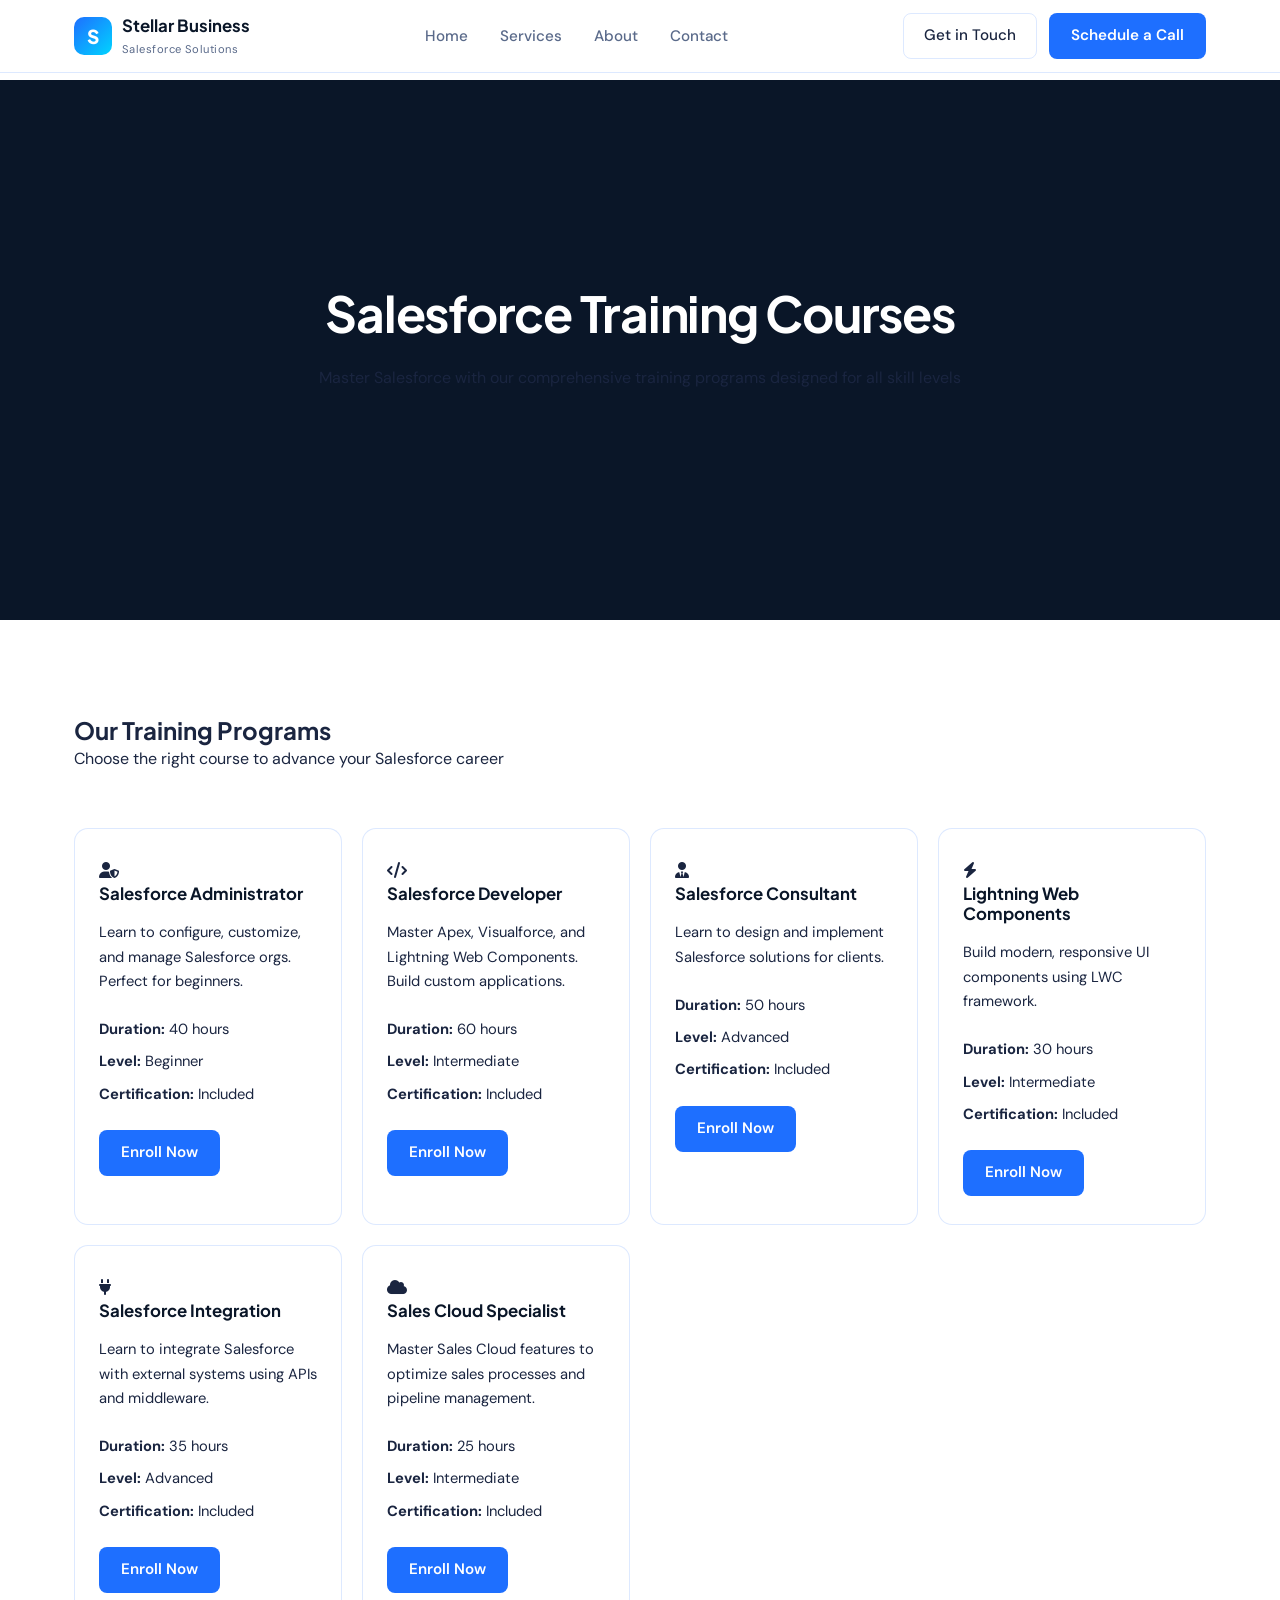
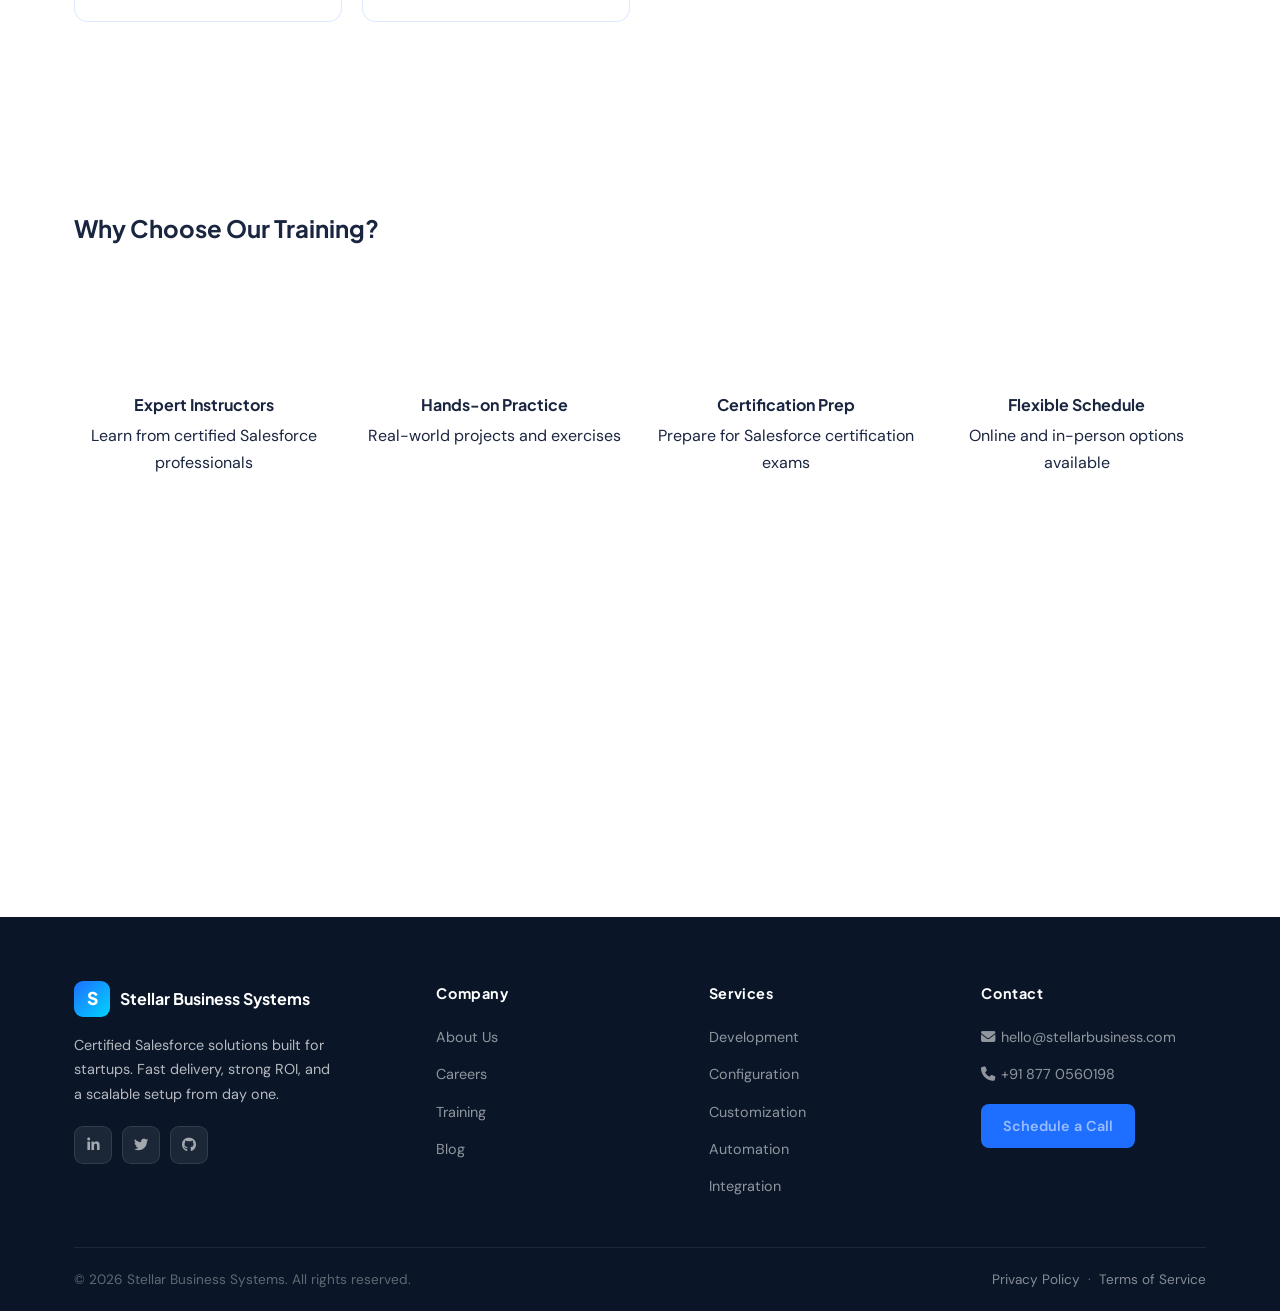
<file: training.html>
<!DOCTYPE html>
<html lang="en">
<head>
    <meta charset="UTF-8">
    <meta name="viewport" content="width=device-width, initial-scale=1.0">
    <meta name="description" content="Salesforce Training Courses - Learn Salesforce with AnavCloud">
    <title>Training Courses - AnavCloud</title>
    <link rel="stylesheet" href="css/style.css">
    <link rel="stylesheet" href="https://cdnjs.cloudflare.com/ajax/libs/font-awesome/6.4.0/css/all.min.css">
</head>
<body>
    <script src="js/navigation.js"></script>
    
    <!-- Training Hero Section -->
    <section class="hero" style="min-height: 60vh; margin-top: 80px;">
        <div class="hero-container">
            <div class="hero-content" style="text-align: center; grid-column: 1 / -1;">
                <h1 class="hero-title">Salesforce Training Courses</h1>
                <p class="hero-description">
                    Master Salesforce with our comprehensive training programs designed for all skill levels
                </p>
            </div>
        </div>
    </section>

    <!-- Training Courses Section -->
    <section class="services" style="padding: 6rem 0;">
        <div class="container">
            <div class="section-header">
                <h2>Our Training Programs</h2>
                <p>Choose the right course to advance your Salesforce career</p>
            </div>
            
            <div class="services-grid" style="margin-top: 3rem;">
                <!-- Course 1 -->
                <div class="service-card">
                    <div class="service-icon">
                        <i class="fas fa-user-shield"></i>
                    </div>
                    <h4>Salesforce Administrator</h4>
                    <p style="margin: 1rem 0; color: var(--text-light);">
                        Learn to configure, customize, and manage Salesforce orgs. Perfect for beginners.
                    </p>
                    <div style="margin: 1.5rem 0;">
                        <p style="color: var(--text-light); margin-bottom: 0.5rem;"><strong>Duration:</strong> 40 hours</p>
                        <p style="color: var(--text-light); margin-bottom: 0.5rem;"><strong>Level:</strong> Beginner</p>
                        <p style="color: var(--text-light);"><strong>Certification:</strong> Included</p>
                    </div>
                    <a href="contact.html?course=Salesforce Administrator" class="btn-primary">Enroll Now</a>
                </div>

                <!-- Course 2 -->
                <div class="service-card">
                    <div class="service-icon">
                        <i class="fas fa-code"></i>
                    </div>
                    <h4>Salesforce Developer</h4>
                    <p style="margin: 1rem 0; color: var(--text-light);">
                        Master Apex, Visualforce, and Lightning Web Components. Build custom applications.
                    </p>
                    <div style="margin: 1.5rem 0;">
                        <p style="color: var(--text-light); margin-bottom: 0.5rem;"><strong>Duration:</strong> 60 hours</p>
                        <p style="color: var(--text-light); margin-bottom: 0.5rem;"><strong>Level:</strong> Intermediate</p>
                        <p style="color: var(--text-light);"><strong>Certification:</strong> Included</p>
                    </div>
                    <a href="contact.html?course=Salesforce Developer" class="btn-primary">Enroll Now</a>
                </div>

                <!-- Course 3 -->
                <div class="service-card">
                    <div class="service-icon">
                        <i class="fas fa-user-tie"></i>
                    </div>
                    <h4>Salesforce Consultant</h4>
                    <p style="margin: 1rem 0; color: var(--text-light);">
                        Learn to design and implement Salesforce solutions for clients.
                    </p>
                    <div style="margin: 1.5rem 0;">
                        <p style="color: var(--text-light); margin-bottom: 0.5rem;"><strong>Duration:</strong> 50 hours</p>
                        <p style="color: var(--text-light); margin-bottom: 0.5rem;"><strong>Level:</strong> Advanced</p>
                        <p style="color: var(--text-light);"><strong>Certification:</strong> Included</p>
                    </div>
                    <a href="contact.html?course=Salesforce Consultant" class="btn-primary">Enroll Now</a>
                </div>

                <!-- Course 4 -->
                <div class="service-card">
                    <div class="service-icon">
                        <i class="fas fa-bolt"></i>
                    </div>
                    <h4>Lightning Web Components</h4>
                    <p style="margin: 1rem 0; color: var(--text-light);">
                        Build modern, responsive UI components using LWC framework.
                    </p>
                    <div style="margin: 1.5rem 0;">
                        <p style="color: var(--text-light); margin-bottom: 0.5rem;"><strong>Duration:</strong> 30 hours</p>
                        <p style="color: var(--text-light); margin-bottom: 0.5rem;"><strong>Level:</strong> Intermediate</p>
                        <p style="color: var(--text-light);"><strong>Certification:</strong> Included</p>
                    </div>
                    <a href="contact.html?course=Lightning Web Components" class="btn-primary">Enroll Now</a>
                </div>

                <!-- Course 5 -->
                <div class="service-card">
                    <div class="service-icon">
                        <i class="fas fa-plug"></i>
                    </div>
                    <h4>Salesforce Integration</h4>
                    <p style="margin: 1rem 0; color: var(--text-light);">
                        Learn to integrate Salesforce with external systems using APIs and middleware.
                    </p>
                    <div style="margin: 1.5rem 0;">
                        <p style="color: var(--text-light); margin-bottom: 0.5rem;"><strong>Duration:</strong> 35 hours</p>
                        <p style="color: var(--text-light); margin-bottom: 0.5rem;"><strong>Level:</strong> Advanced</p>
                        <p style="color: var(--text-light);"><strong>Certification:</strong> Included</p>
                    </div>
                    <a href="contact.html?course=Salesforce Integration" class="btn-primary">Enroll Now</a>
                </div>

                <!-- Course 6 -->
                <div class="service-card">
                    <div class="service-icon">
                        <i class="fas fa-cloud"></i>
                    </div>
                    <h4>Sales Cloud Specialist</h4>
                    <p style="margin: 1rem 0; color: var(--text-light);">
                        Master Sales Cloud features to optimize sales processes and pipeline management.
                    </p>
                    <div style="margin: 1.5rem 0;">
                        <p style="color: var(--text-light); margin-bottom: 0.5rem;"><strong>Duration:</strong> 25 hours</p>
                        <p style="color: var(--text-light); margin-bottom: 0.5rem;"><strong>Level:</strong> Intermediate</p>
                        <p style="color: var(--text-light);"><strong>Certification:</strong> Included</p>
                    </div>
                    <a href="contact.html?course=Sales Cloud Specialist" class="btn-primary">Enroll Now</a>
                </div>
            </div>
        </div>
    </section>

    <!-- Training Features -->
    <section class="about" style="padding: 6rem 0;">
        <div class="container">
            <div class="section-header">
                <h2>Why Choose Our Training?</h2>
            </div>
            <div style="display: grid; grid-template-columns: repeat(auto-fit, minmax(250px, 1fr)); gap: 2rem; margin-top: 3rem;">
                <div style="text-align: center;">
                    <div style="width: 80px; height: 80px; background: linear-gradient(135deg, var(--primary-color), var(--accent-color)); border-radius: 50%; display: flex; align-items: center; justify-content: center; margin: 0 auto 1rem;">
                        <i class="fas fa-chalkboard-teacher" style="font-size: 2rem; color: white;"></i>
                    </div>
                    <h4 style="margin-bottom: 0.5rem;">Expert Instructors</h4>
                    <p style="color: var(--text-light);">Learn from certified Salesforce professionals</p>
                </div>
                <div style="text-align: center;">
                    <div style="width: 80px; height: 80px; background: linear-gradient(135deg, var(--primary-color), var(--accent-color)); border-radius: 50%; display: flex; align-items: center; justify-content: center; margin: 0 auto 1rem;">
                        <i class="fas fa-laptop" style="font-size: 2rem; color: white;"></i>
                    </div>
                    <h4 style="margin-bottom: 0.5rem;">Hands-on Practice</h4>
                    <p style="color: var(--text-light);">Real-world projects and exercises</p>
                </div>
                <div style="text-align: center;">
                    <div style="width: 80px; height: 80px; background: linear-gradient(135deg, var(--primary-color), var(--accent-color)); border-radius: 50%; display: flex; align-items: center; justify-content: center; margin: 0 auto 1rem;">
                        <i class="fas fa-certificate" style="font-size: 2rem; color: white;"></i>
                    </div>
                    <h4 style="margin-bottom: 0.5rem;">Certification Prep</h4>
                    <p style="color: var(--text-light);">Prepare for Salesforce certification exams</p>
                </div>
                <div style="text-align: center;">
                    <div style="width: 80px; height: 80px; background: linear-gradient(135deg, var(--primary-color), var(--accent-color)); border-radius: 50%; display: flex; align-items: center; justify-content: center; margin: 0 auto 1rem;">
                        <i class="fas fa-clock" style="font-size: 2rem; color: white;"></i>
                    </div>
                    <h4 style="margin-bottom: 0.5rem;">Flexible Schedule</h4>
                    <p style="color: var(--text-light);">Online and in-person options available</p>
                </div>
            </div>
        </div>
    </section>

    <!-- CTA Section -->
    <section class="contact" style="padding: 6rem 0; background: linear-gradient(135deg, var(--primary-color), var(--secondary-color)); color: white;">
        <div class="container" style="text-align: center;">
            <h2 style="color: white; margin-bottom: 1rem;">Ready to Start Learning?</h2>
            <p style="color: rgba(255,255,255,0.9); margin-bottom: 2rem; font-size: 1.1rem;">
                Contact us to learn more about our training programs
            </p>
            <a href="contact.html" class="btn-primary" style="background: white; color: var(--primary-color);">Contact Us</a>
        </div>
    </section>

    <script src="js/footer.js"></script>
    <script src="js/script.js"></script>
    <script>
        // Handle course enrollment links
        document.addEventListener('DOMContentLoaded', function() {
            const enrollLinks = document.querySelectorAll('a[href*="contact.html"]');
            enrollLinks.forEach(link => {
                link.addEventListener('click', function(e) {
                    const url = new URL(this.href, window.location.origin);
                    const course = url.searchParams.get('course');
                    if (course) {
                        localStorage.setItem('trainingCourse', course);
                    }
                });
            });
        });
    </script>
</body>
</html>
</file>
<file: css/style.css>
/* ============================================================
   Stellar Business Systems — Complete Redesign
   Theme: Deep Navy + Electric Blue + White
   Font: Plus Jakarta Sans (headings) + DM Sans (body)
   ============================================================ */

@import url('https://fonts.googleapis.com/css2?family=Plus+Jakarta+Sans:wght@600;700;800&family=DM+Sans:ital,wght@0,300;0,400;0,500;0,600;1,400&display=swap');

/* ---- Reset ---- */
*, *::before, *::after { margin: 0; padding: 0; box-sizing: border-box; }

/* ---- Design Tokens ---- */
:root {
  --navy:       #0A1628;
  --navy-mid:   #112040;
  --blue:       #1E6FFF;
  --blue-light: #4D8FFF;
  --blue-glow:  rgba(30,111,255,0.18);
  --cyan:       #00D4FF;
  --white:      #ffffff;
  --off-white:  #F5F8FF;
  --text:       #1A2540;
  --text-muted: #5A6A8A;
  --border:     rgba(30,111,255,0.15);
  --card-bg:    #ffffff;
  --shadow-sm:  0 2px 12px rgba(10,22,40,0.07);
  --shadow-md:  0 8px 32px rgba(10,22,40,0.12);
  --shadow-lg:  0 20px 60px rgba(10,22,40,0.18);
  --radius-sm:  8px;
  --radius-md:  14px;
  --radius-lg:  22px;
  --transition: all 0.3s cubic-bezier(0.4,0,0.2,1);
}

html { scroll-behavior: smooth; }

body {
  font-family: 'DM Sans', sans-serif;
  font-size: 16px;
  line-height: 1.7;
  color: var(--text);
  background: var(--white);
  overflow-x: hidden;
}

.container { max-width: 1180px; margin: 0 auto; padding: 0 24px; }

/* ---- Typography ---- */
h1,h2,h3,h4 { font-family: 'Plus Jakarta Sans', sans-serif; line-height: 1.2; }

/* ---- Pill Badge ---- */
.pill {
  display: inline-block;
  padding: 5px 16px;
  border-radius: 50px;
  font-size: 0.78rem;
  font-weight: 600;
  letter-spacing: 0.08em;
  text-transform: uppercase;
  background: rgba(30,111,255,0.1);
  color: var(--blue);
  border: 1px solid rgba(30,111,255,0.2);
  margin-bottom: 1rem;
}

/* ============================================================
   NAVIGATION
   ============================================================ */
.navbar {
  position: fixed;
  top: 0;
  width: 100%;
  background: rgba(255,255,255,0.95);
  backdrop-filter: blur(16px);
  -webkit-backdrop-filter: blur(16px);
  border-bottom: 1px solid var(--border);
  z-index: 1000;
  transition: var(--transition);
}
.navbar.scrolled {
  box-shadow: var(--shadow-md);
  background: rgba(255,255,255,0.98);
}
.nav-container {
  max-width: 1180px;
  margin: 0 auto;
  padding: 0 24px;
  height: 72px;
  display: flex;
  align-items: center;
  justify-content: space-between;
  gap: 2rem;
}
.nav-logo {
  display: flex;
  align-items: center;
  gap: 10px;
  text-decoration: none;
  flex-shrink: 0;
}
.nav-logo .logo-mark {
  width: 38px;
  height: 38px;
  background: linear-gradient(135deg, var(--blue), var(--cyan));
  border-radius: 10px;
  display: flex;
  align-items: center;
  justify-content: center;
  font-size: 1.2rem;
  color: white;
  font-weight: 800;
  font-family: 'Plus Jakarta Sans', sans-serif;
}
.nav-logo .logo-text {
  font-family: 'Plus Jakarta Sans', sans-serif;
  font-weight: 700;
  font-size: 1.05rem;
  color: var(--navy);
  line-height: 1.2;
}
.nav-logo .logo-sub {
  display: block;
  font-family: 'DM Sans', sans-serif;
  font-size: 0.7rem;
  font-weight: 400;
  color: var(--text-muted);
  letter-spacing: 0.04em;
}
.nav-menu {
  display: flex;
  list-style: none;
  gap: 0.25rem;
  align-items: center;
}
.nav-link {
  text-decoration: none;
  color: var(--text-muted);
  font-weight: 500;
  font-size: 0.95rem;
  padding: 8px 14px;
  border-radius: var(--radius-sm);
  transition: var(--transition);
}
.nav-link:hover, .nav-link.active {
  color: var(--blue);
  background: rgba(30,111,255,0.07);
}
.nav-actions { display: flex; align-items: center; gap: 12px; }
.btn-ghost {
  padding: 9px 20px;
  border-radius: var(--radius-sm);
  border: 1.5px solid var(--border);
  background: transparent;
  color: var(--text);
  font-family: 'DM Sans', sans-serif;
  font-weight: 500;
  font-size: 0.95rem;
  text-decoration: none;
  cursor: pointer;
  transition: var(--transition);
}
.btn-ghost:hover { border-color: var(--blue); color: var(--blue); }
.btn-primary {
  padding: 10px 22px;
  border-radius: var(--radius-sm);
  background: var(--blue);
  color: var(--white);
  font-family: 'DM Sans', sans-serif;
  font-weight: 600;
  font-size: 0.95rem;
  text-decoration: none;
  border: none;
  cursor: pointer;
  transition: var(--transition);
  display: inline-block;
}
.btn-primary:hover {
  background: var(--blue-light);
  transform: translateY(-1px);
  box-shadow: 0 6px 20px rgba(30,111,255,0.35);
}
.btn-primary.btn-large { padding: 14px 32px; font-size: 1rem; border-radius: var(--radius-md); }
.btn-outline {
  padding: 13px 28px;
  border-radius: var(--radius-md);
  border: 2px solid rgba(255,255,255,0.4);
  background: transparent;
  color: var(--white);
  font-family: 'DM Sans', sans-serif;
  font-weight: 600;
  font-size: 1rem;
  text-decoration: none;
  cursor: pointer;
  transition: var(--transition);
  display: inline-block;
}
.btn-outline:hover { background: rgba(255,255,255,0.1); border-color: white; }

/* Hamburger */
.hamburger { display: none; flex-direction: column; cursor: pointer; gap: 5px; padding: 4px; }
.hamburger span { width: 24px; height: 2px; background: var(--text); border-radius: 2px; transition: var(--transition); }
.hamburger.active span:nth-child(1) { transform: rotate(45deg) translate(5px, 5px); }
.hamburger.active span:nth-child(2) { opacity: 0; }
.hamburger.active span:nth-child(3) { transform: rotate(-45deg) translate(5px, -5px); }

/* ============================================================
   HERO
   ============================================================ */
.hero {
  min-height: 100vh;
  background: var(--navy);
  position: relative;
  overflow: hidden;
  display: flex;
  align-items: center;
  padding-top: 72px;
}
.hero-bg-grid {
  position: absolute;
  inset: 0;
  background-image:
    linear-gradient(rgba(30,111,255,0.06) 1px, transparent 1px),
    linear-gradient(90deg, rgba(30,111,255,0.06) 1px, transparent 1px);
  background-size: 60px 60px;
}
.hero-orb1, .hero-orb2 {
  position: absolute;
  border-radius: 50%;
  filter: blur(80px);
  pointer-events: none;
}
.hero-orb1 { width: 600px; height: 600px; background: rgba(30,111,255,0.2); top: -200px; right: -100px; }
.hero-orb2 { width: 400px; height: 400px; background: rgba(0,212,255,0.1); bottom: -100px; left: -80px; }

.hero-container {
  max-width: 1180px;
  margin: 0 auto;
  padding: 80px 24px;
  display: grid;
  grid-template-columns: 1fr 1fr;
  gap: 5rem;
  align-items: center;
  position: relative;
  z-index: 2;
}
.hero-eyebrow {
  display: inline-flex;
  align-items: center;
  gap: 8px;
  background: rgba(30,111,255,0.15);
  border: 1px solid rgba(30,111,255,0.3);
  border-radius: 50px;
  padding: 6px 16px 6px 10px;
  margin-bottom: 1.5rem;
}
.hero-eyebrow .dot { width: 8px; height: 8px; background: var(--cyan); border-radius: 50%; animation: pulse 2s infinite; }
.hero-eyebrow span { font-size: 0.82rem; font-weight: 600; color: var(--cyan); letter-spacing: 0.05em; }
@keyframes pulse { 0%,100% { opacity: 1; } 50% { opacity: 0.4; } }

.hero-title {
  font-family: 'Plus Jakarta Sans', sans-serif;
  font-size: clamp(2.1rem, 4.5vw, 3.1rem);
  font-weight: 700;
  color: var(--white);
  line-height: 1.15;
  letter-spacing: -0.025em;
  margin-bottom: 1.4rem;
}
.hero-title .highlight {
  background: linear-gradient(90deg, var(--blue-light), var(--cyan));
  -webkit-background-clip: text;
  -webkit-text-fill-color: transparent;
  background-clip: text;
}
.hero-desc {
  font-size: 1.1rem;
  color: rgba(255,255,255,0.65);
  margin-bottom: 2.2rem;
  line-height: 1.75;
  max-width: 480px;
}
.hero-buttons { display: flex; gap: 14px; flex-wrap: wrap; margin-bottom: 2.5rem; }
.hero-trust {
  display: flex;
  align-items: center;
  gap: 10px;
  font-size: 0.85rem;
  color: rgba(255,255,255,0.45);
}
.hero-trust .stars { color: #FFB800; letter-spacing: 2px; font-size: 0.9rem; }

.hero-visual {
  position: relative;
  padding: 20px 20px 30px 0; /* space for floating badges */
}
.hero-img-wrap {
  border-radius: var(--radius-lg);
  overflow: hidden;
  position: relative;
  border: 1px solid rgba(255,255,255,0.1);
  box-shadow: 0 40px 80px rgba(0,0,0,0.4);
  aspect-ratio: 4 / 3;          /* consistent proportion on all screens */
}
.hero-img-wrap img {
  width: 100%;
  height: 100%;
  object-fit: cover;
  object-position: center top;  /* keep faces in frame */
  display: block;
}
.hero-img-wrap::after {
  content: '';
  position: absolute;
  inset: 0;
  background: linear-gradient(to bottom, transparent 55%, rgba(10,22,40,0.45));
}
.hero-badge {
  position: absolute;
  bottom: -20px;
  left: -20px;
  background: var(--white);
  border-radius: var(--radius-md);
  padding: 14px 18px;
  box-shadow: var(--shadow-lg);
  display: flex;
  align-items: center;
  gap: 10px;
  z-index: 3;
}
.hero-badge .badge-icon { font-size: 1.5rem; }
.hero-badge .badge-num { font-family: 'Plus Jakarta Sans', sans-serif; font-weight: 800; font-size: 1.3rem; color: var(--navy); line-height: 1; }
.hero-badge .badge-label { font-size: 0.75rem; color: var(--text-muted); }
.hero-badge2 {
  position: absolute;
  top: 20px;
  right: -20px;
  background: var(--blue);
  border-radius: var(--radius-md);
  padding: 12px 16px;
  box-shadow: 0 8px 24px rgba(30,111,255,0.4);
  color: white;
  z-index: 3;
  text-align: center;
}
.hero-badge2 .b2-num { font-family: 'Plus Jakarta Sans', sans-serif; font-weight: 800; font-size: 1.4rem; }
.hero-badge2 .b2-label { font-size: 0.72rem; opacity: 0.85; }

/* ============================================================
   METRICS STRIP
   ============================================================ */
.metrics-strip {
  background: var(--white);
  border-bottom: 1px solid #EEF2FF;
  padding: 0;
}
.metrics-inner {
  max-width: 1180px;
  margin: 0 auto;
  padding: 0 24px;
  display: grid;
  grid-template-columns: repeat(4, 1fr);
}
.metric-item {
  padding: 36px 24px;
  text-align: center;
  border-right: 1px solid #EEF2FF;
  transition: var(--transition);
}
.metric-item:last-child { border-right: none; }
.metric-item:hover { background: var(--off-white); }
.metric-num {
  font-family: 'Plus Jakarta Sans', sans-serif;
  font-size: 2.4rem;
  font-weight: 800;
  color: var(--blue);
  line-height: 1;
  margin-bottom: 6px;
}
.metric-label { font-size: 0.9rem; color: var(--text-muted); font-weight: 500; }

/* ============================================================
   SECTION SHARED
   ============================================================ */
section { padding: 96px 0; }
.section-label {
  display: inline-block;
  font-size: 0.78rem;
  font-weight: 700;
  letter-spacing: 0.1em;
  text-transform: uppercase;
  color: var(--blue);
  margin-bottom: 12px;
}
.section-title {
  font-family: 'Plus Jakarta Sans', sans-serif;
  font-size: clamp(1.55rem, 2.8vw, 2.15rem);
  font-weight: 700;
  color: var(--navy);
  margin-bottom: 1rem;
  letter-spacing: -0.02em;
  line-height: 1.25;
}
.section-sub {
  font-size: 1.05rem;
  color: var(--text-muted);
  max-width: 540px;
  line-height: 1.75;
}
.section-header { margin-bottom: 56px; }
.section-header.centered { text-align: center; }
.section-header.centered .section-sub { margin: 0 auto; }

/* ============================================================
   SERVICES
   ============================================================ */
.services-section { background: var(--off-white); }
.services-grid {
  display: grid;
  grid-template-columns: repeat(auto-fit, minmax(220px, 1fr));
  gap: 20px;
}
.service-card {
  background: var(--white);
  border-radius: var(--radius-md);
  padding: 28px 24px;
  border: 1px solid var(--border);
  transition: var(--transition);
  position: relative;
  overflow: hidden;
}
.service-card::before {
  content: '';
  position: absolute;
  top: 0; left: 0; right: 0;
  height: 3px;
  background: linear-gradient(90deg, var(--blue), var(--cyan));
  transform: scaleX(0);
  transform-origin: left;
  transition: var(--transition);
}
.service-card:hover { transform: translateY(-6px); box-shadow: var(--shadow-md); border-color: rgba(30,111,255,0.25); }
.service-card:hover::before { transform: scaleX(1); }
.service-icon-wrap {
  width: 52px; height: 52px;
  background: rgba(30,111,255,0.1);
  border-radius: var(--radius-sm);
  display: flex; align-items: center; justify-content: center;
  margin-bottom: 18px;
  transition: var(--transition);
}
.service-icon-wrap i { font-size: 1.4rem; color: var(--blue); transition: var(--transition); }
.service-card:hover .service-icon-wrap { background: var(--blue); }
.service-card:hover .service-icon-wrap i { color: white; }
.service-card h4 { font-family: 'Plus Jakarta Sans', sans-serif; font-size: 1.05rem; font-weight: 700; color: var(--navy); margin-bottom: 10px; }
.service-card p { font-size: 0.92rem; color: var(--text-muted); line-height: 1.65; }

/* ============================================================
   HOW WE WORK (Process)
   ============================================================ */
.process-section { background: var(--white); }
.process-grid {
  display: grid;
  grid-template-columns: repeat(auto-fit, minmax(220px, 1fr));
  gap: 0;
  position: relative;
}
.process-grid::before {
  content: '';
  position: absolute;
  top: 36px; left: 10%; right: 10%; height: 2px;
  background: linear-gradient(90deg, var(--blue), var(--cyan));
  z-index: 0;
}
.process-step {
  text-align: center;
  padding: 0 20px;
  position: relative;
  z-index: 1;
}
.step-num {
  width: 72px; height: 72px;
  background: var(--navy);
  border-radius: 50%;
  display: flex; align-items: center; justify-content: center;
  margin: 0 auto 20px;
  font-family: 'Plus Jakarta Sans', sans-serif;
  font-weight: 800;
  font-size: 1.4rem;
  color: white;
  border: 4px solid var(--white);
  box-shadow: 0 0 0 2px var(--blue);
  transition: var(--transition);
}
.process-step:hover .step-num { background: var(--blue); transform: scale(1.1); }
.process-step h4 { font-family: 'Plus Jakarta Sans', sans-serif; font-size: 1rem; font-weight: 700; color: var(--navy); margin-bottom: 8px; }
.process-step p { font-size: 0.88rem; color: var(--text-muted); line-height: 1.6; }

/* ============================================================
   ABOUT
   ============================================================ */
.about-section { background: var(--navy); }
.about-grid {
  display: grid;
  grid-template-columns: 1fr 1fr;
  gap: 5rem;
  align-items: center;
}
.about-img-wrap {
  position: relative;
  border-radius: var(--radius-lg);
  overflow: hidden;
  box-shadow: 0 30px 60px rgba(0,0,0,0.4);
  aspect-ratio: 4 / 5;
}
.about-img-wrap img {
  width: 100%;
  height: 100%;
  object-fit: cover;
  object-position: center;
  display: block;
}
.about-cert-badge {
  position: absolute;
  bottom: 24px; right: 24px;
  background: var(--blue);
  color: white;
  border-radius: var(--radius-md);
  padding: 14px 20px;
  text-align: center;
  box-shadow: 0 8px 24px rgba(30,111,255,0.5);
}
.about-cert-badge .cert-icon { font-size: 1.8rem; margin-bottom: 4px; }
.about-cert-badge .cert-text { font-size: 0.78rem; font-weight: 600; }
.about-text .section-title { color: var(--white); }
.about-text .section-sub { color: rgba(255,255,255,0.6); max-width: 100%; }
.about-points { margin: 2rem 0; display: flex; flex-direction: column; gap: 14px; }
.about-point {
  display: flex;
  align-items: flex-start;
  gap: 14px;
  background: rgba(255,255,255,0.05);
  border: 1px solid rgba(255,255,255,0.08);
  border-radius: var(--radius-sm);
  padding: 14px 18px;
  transition: var(--transition);
}
.about-point:hover { background: rgba(30,111,255,0.1); border-color: rgba(30,111,255,0.3); }
.about-point .ap-icon { color: var(--cyan); font-size: 1.1rem; margin-top: 2px; flex-shrink: 0; }
.about-point .ap-title { font-weight: 600; color: white; font-size: 0.95rem; margin-bottom: 2px; }
.about-point .ap-desc { font-size: 0.86rem; color: rgba(255,255,255,0.5); }

/* ============================================================
   TESTIMONIALS
   ============================================================ */
.testimonials-section { background: var(--off-white); }
.testimonials-grid {
  display: grid;
  grid-template-columns: repeat(auto-fit, minmax(300px, 1fr));
  gap: 24px;
}
.testimonial-card {
  background: var(--white);
  border-radius: var(--radius-md);
  padding: 32px 28px;
  border: 1px solid var(--border);
  transition: var(--transition);
  position: relative;
}
.testimonial-card:hover { transform: translateY(-4px); box-shadow: var(--shadow-md); }
.t-quote { font-size: 2.5rem; color: var(--blue); line-height: 1; margin-bottom: 12px; font-family: serif; }
.t-text { font-size: 0.97rem; color: var(--text-muted); line-height: 1.75; margin-bottom: 20px; font-style: italic; }
.t-author { display: flex; align-items: center; gap: 12px; }
.t-avatar {
  width: 44px; height: 44px;
  border-radius: 50%;
  background: linear-gradient(135deg, var(--blue), var(--cyan));
  display: flex; align-items: center; justify-content: center;
  font-family: 'Plus Jakarta Sans', sans-serif; font-weight: 700; font-size: 1rem; color: white;
  flex-shrink: 0;
}
.t-name { font-weight: 700; font-size: 0.95rem; color: var(--navy); }
.t-role { font-size: 0.82rem; color: var(--text-muted); }
.t-stars { color: #FFB800; font-size: 0.85rem; margin-bottom: 4px; }

/* ============================================================
   CONTACT
   ============================================================ */
.contact-section { background: var(--white); }
.contact-grid {
  display: grid;
  grid-template-columns: 1fr 1.6fr;
  gap: 5rem;
  align-items: start;
}
.contact-info-side {}
.contact-info-side .section-title { margin-bottom: 0.75rem; }
.contact-info-side .section-sub { margin-bottom: 2rem; }
.contact-items { display: flex; flex-direction: column; gap: 16px; margin-bottom: 2rem; }
.contact-item {
  display: flex;
  align-items: flex-start;
  gap: 14px;
  padding: 16px 18px;
  background: var(--off-white);
  border-radius: var(--radius-sm);
  border: 1px solid var(--border);
}
.ci-icon {
  width: 40px; height: 40px;
  background: rgba(30,111,255,0.1);
  border-radius: 8px;
  display: flex; align-items: center; justify-content: center;
  color: var(--blue);
  font-size: 1rem;
  flex-shrink: 0;
}
.ci-label { font-size: 0.8rem; color: var(--text-muted); font-weight: 600; text-transform: uppercase; letter-spacing: 0.05em; }
.ci-value { font-size: 0.95rem; color: var(--navy); font-weight: 500; margin-top: 2px; }

.contact-form-side {
  background: var(--off-white);
  border-radius: var(--radius-lg);
  padding: 40px 36px;
  border: 1px solid var(--border);
}
.contact-form-side h3 {
  font-family: 'Plus Jakarta Sans', sans-serif;
  font-size: 1.4rem;
  font-weight: 700;
  color: var(--navy);
  margin-bottom: 6px;
}
.contact-form-side .form-sub { font-size: 0.9rem; color: var(--text-muted); margin-bottom: 24px; }
.form-row { display: grid; grid-template-columns: 1fr 1fr; gap: 14px; }
.form-group { margin-bottom: 16px; }
.form-group label { display: block; font-size: 0.85rem; font-weight: 600; color: var(--text); margin-bottom: 7px; }
.form-group input,
.form-group select,
.form-group textarea {
  width: 100%;
  padding: 11px 14px;
  border: 1.5px solid #D8E2F0;
  border-radius: var(--radius-sm);
  font-size: 0.95rem;
  font-family: 'DM Sans', sans-serif;
  color: var(--text);
  background: var(--white);
  transition: var(--transition);
  outline: none;
}
.form-group input:focus,
.form-group select:focus,
.form-group textarea:focus { border-color: var(--blue); box-shadow: 0 0 0 3px rgba(30,111,255,0.1); }
.form-group textarea { resize: vertical; min-height: 110px; }
.form-note { font-size: 0.8rem; color: var(--text-muted); margin-top: 12px; }

/* ============================================================
   FOOTER
   ============================================================ */
.footer {
  background: var(--navy);
  color: rgba(255,255,255,0.7);
  padding: 64px 0 0;
}
.footer-top {
  display: grid;
  grid-template-columns: 1.4fr 1fr 1fr 1fr;
  gap: 3rem;
  padding-bottom: 48px;
  border-bottom: 1px solid rgba(255,255,255,0.08);
}
.footer-brand .footer-logo {
  display: flex; align-items: center; gap: 10px;
  text-decoration: none; margin-bottom: 16px;
}
.footer-brand .logo-mark {
  width: 36px; height: 36px;
  background: linear-gradient(135deg, var(--blue), var(--cyan));
  border-radius: 9px;
  display: flex; align-items: center; justify-content: center;
  font-family: 'Plus Jakarta Sans', sans-serif; font-weight: 800; font-size: 1.1rem; color: white;
}
.footer-brand .logo-name { font-family: 'Plus Jakarta Sans', sans-serif; font-weight: 700; font-size: 1rem; color: white; }
.footer-brand p { font-size: 0.9rem; line-height: 1.7; margin-bottom: 20px; max-width: 260px; }
.social-row { display: flex; gap: 10px; }
.social-btn {
  width: 38px; height: 38px;
  border-radius: 9px;
  background: rgba(255,255,255,0.07);
  border: 1px solid rgba(255,255,255,0.1);
  display: flex; align-items: center; justify-content: center;
  color: rgba(255,255,255,0.6);
  text-decoration: none;
  font-size: 0.9rem;
  transition: var(--transition);
}
.social-btn:hover { background: var(--blue); border-color: var(--blue); color: white; }
.footer-col h5 {
  font-family: 'Plus Jakarta Sans', sans-serif;
  font-weight: 700;
  font-size: 0.9rem;
  color: white;
  letter-spacing: 0.04em;
  margin-bottom: 18px;
}
.footer-col ul { list-style: none; display: flex; flex-direction: column; gap: 10px; }
.footer-col ul li a {
  color: rgba(255,255,255,0.55);
  text-decoration: none;
  font-size: 0.9rem;
  transition: var(--transition);
}
.footer-col ul li a:hover { color: var(--cyan); }
.footer-bottom {
  padding: 20px 0;
  display: flex;
  justify-content: space-between;
  align-items: center;
  font-size: 0.85rem;
  color: rgba(255,255,255,0.35);
  flex-wrap: wrap;
  gap: 8px;
}
.footer-bottom a { color: rgba(255,255,255,0.5); text-decoration: none; }
.footer-bottom a:hover { color: var(--cyan); }

/* ============================================================
   TOAST
   ============================================================ */
.toast {
  position: fixed;
  top: 90px; right: 20px;
  background: #16A34A;
  color: white;
  padding: 14px 20px;
  border-radius: var(--radius-md);
  box-shadow: var(--shadow-lg);
  display: none;
  align-items: center;
  gap: 10px;
  z-index: 99999;
  font-weight: 500;
  font-size: 0.95rem;
}
.toast.show { display: flex; animation: slideInRight 0.3s ease; }
@keyframes slideInRight { from { transform: translateX(120%); opacity: 0; } to { transform: translateX(0); opacity: 1; } }
@keyframes fadeInUp { from { opacity: 0; transform: translateY(24px); } to { opacity: 1; transform: translateY(0); } }

/* ============================================================
   PAGE HEROES (inner pages)
   ============================================================ */
.page-hero {
  background: var(--navy);
  padding: 140px 24px 80px;
  text-align: center;
  position: relative;
  overflow: hidden;
}
.page-hero::before {
  content: '';
  position: absolute;
  inset: 0;
  background-image:
    linear-gradient(rgba(30,111,255,0.06) 1px, transparent 1px),
    linear-gradient(90deg, rgba(30,111,255,0.06) 1px, transparent 1px);
  background-size: 60px 60px;
}
.page-hero h1 {
  font-family: 'Plus Jakarta Sans', sans-serif;
  font-size: clamp(1.75rem, 3.5vw, 2.6rem);
  font-weight: 700;
  color: white;
  position: relative;
  letter-spacing: -0.02em;
  line-height: 1.2;
}
.page-hero p { font-size: 1rem; color: rgba(255,255,255,0.55); margin-top: 10px; position: relative; }

/* ============================================================
   ABOUT PAGE SPECIFIC
   ============================================================ */
.team-grid {
  display: grid;
  grid-template-columns: repeat(auto-fit, minmax(240px, 1fr));
  gap: 24px;
  margin-top: 48px;
}
.team-card {
  background: var(--white);
  border-radius: var(--radius-md);
  border: 1px solid var(--border);
  overflow: hidden;
  transition: var(--transition);
}
.team-card:hover { transform: translateY(-5px); box-shadow: var(--shadow-md); }
.team-card-img { height: 220px; background: linear-gradient(135deg, var(--navy), var(--blue)); position: relative; overflow: hidden; }
.team-card-img img { width: 100%; height: 100%; object-fit: cover; object-position: center top; display: block; }

.team-card-body { padding: 20px 22px; }
.team-card-body h4 { font-family: 'Plus Jakarta Sans', sans-serif; font-weight: 700; font-size: 1.05rem; color: var(--navy); }
.team-card-body p { font-size: 0.87rem; color: var(--text-muted); margin-top: 4px; }
.cert-grid {
  display: grid;
  grid-template-columns: repeat(auto-fit, minmax(200px, 1fr));
  gap: 16px;
  margin-top: 40px;
}
.cert-item {
  background: var(--white);
  border-radius: var(--radius-sm);
  padding: 20px;
  text-align: center;
  border: 1px solid var(--border);
  transition: var(--transition);
}
.cert-item:hover { border-color: var(--blue); box-shadow: 0 4px 16px rgba(30,111,255,0.12); }
.cert-item i { font-size: 2rem; color: var(--blue); margin-bottom: 10px; }
.cert-item h5 { font-family: 'Plus Jakarta Sans', sans-serif; font-size: 0.92rem; font-weight: 700; color: var(--navy); }
.cert-item p { font-size: 0.8rem; color: var(--text-muted); margin-top: 4px; }

/* ============================================================
   SERVICES PAGE
   ============================================================ */
.services-page-grid {
  display: grid;
  grid-template-columns: repeat(auto-fit, minmax(280px, 1fr));
  gap: 28px;
}
.service-page-card {
  background: var(--white);
  border-radius: var(--radius-md);
  border: 1px solid var(--border);
  overflow: hidden;
  transition: var(--transition);
}
.service-page-card:hover { transform: translateY(-6px); box-shadow: var(--shadow-md); }
.spc-img { height: 200px; overflow: hidden; border-radius: var(--radius-md) var(--radius-md) 0 0; }
.spc-img img { width: 100%; height: 100%; object-fit: cover; object-position: center; display: block; transition: transform 0.5s ease; }
.service-page-card:hover .spc-img img { transform: scale(1.05); }
.spc-body { padding: 24px; }
.spc-icon { width: 48px; height: 48px; background: rgba(30,111,255,0.1); border-radius: 10px; display: flex; align-items: center; justify-content: center; margin-bottom: 14px; }
.spc-icon i { font-size: 1.3rem; color: var(--blue); }
.spc-body h4 { font-family: 'Plus Jakarta Sans', sans-serif; font-weight: 700; font-size: 1.1rem; color: var(--navy); margin-bottom: 8px; }
.spc-body p { font-size: 0.92rem; color: var(--text-muted); line-height: 1.65; }

/* ============================================================
   RESPONSIVE
   ============================================================ */
@media (max-width: 1024px) {
  .hero-container { gap: 3rem; }
  .about-grid { gap: 3rem; }
  .contact-grid { gap: 3rem; }
  .footer-top { grid-template-columns: 1fr 1fr; }
}

@media (max-width: 768px) {
  .hamburger { display: flex; }
  .nav-menu {
    position: fixed;
    top: 72px; left: -100%;
    width: 100%;
    background: var(--white);
    flex-direction: column;
    align-items: flex-start;
    padding: 20px 24px;
    gap: 4px;
    box-shadow: var(--shadow-lg);
    transition: var(--transition);
    border-top: 1px solid var(--border);
  }
  .nav-menu.active { left: 0; }
  .nav-link { padding: 10px 0; width: 100%; }
  .nav-actions .btn-ghost { display: none; }

  .hero-container { grid-template-columns: 1fr; gap: 3rem; padding: 60px 24px; }
  .hero-badge, .hero-badge2 { display: none; }

  .metrics-inner { grid-template-columns: repeat(2, 1fr); }
  .metric-item { border-right: none; border-bottom: 1px solid #EEF2FF; }
  .metric-item:nth-child(odd) { border-right: 1px solid #EEF2FF; }
  .metric-item:nth-child(3), .metric-item:nth-child(4) { border-bottom: none; }

  .process-grid::before { display: none; }
  .about-grid { grid-template-columns: 1fr; }
  .contact-grid { grid-template-columns: 1fr; }
  .footer-top { grid-template-columns: 1fr 1fr; }
  .form-row { grid-template-columns: 1fr; }
  section { padding: 64px 0; }
}

@media (max-width: 480px) {
  .metrics-inner { grid-template-columns: repeat(2, 1fr); }
  .footer-top { grid-template-columns: 1fr; }
  .footer-bottom { flex-direction: column; text-align: center; }
  .contact-form-side { padding: 28px 20px; }
}
</file>
